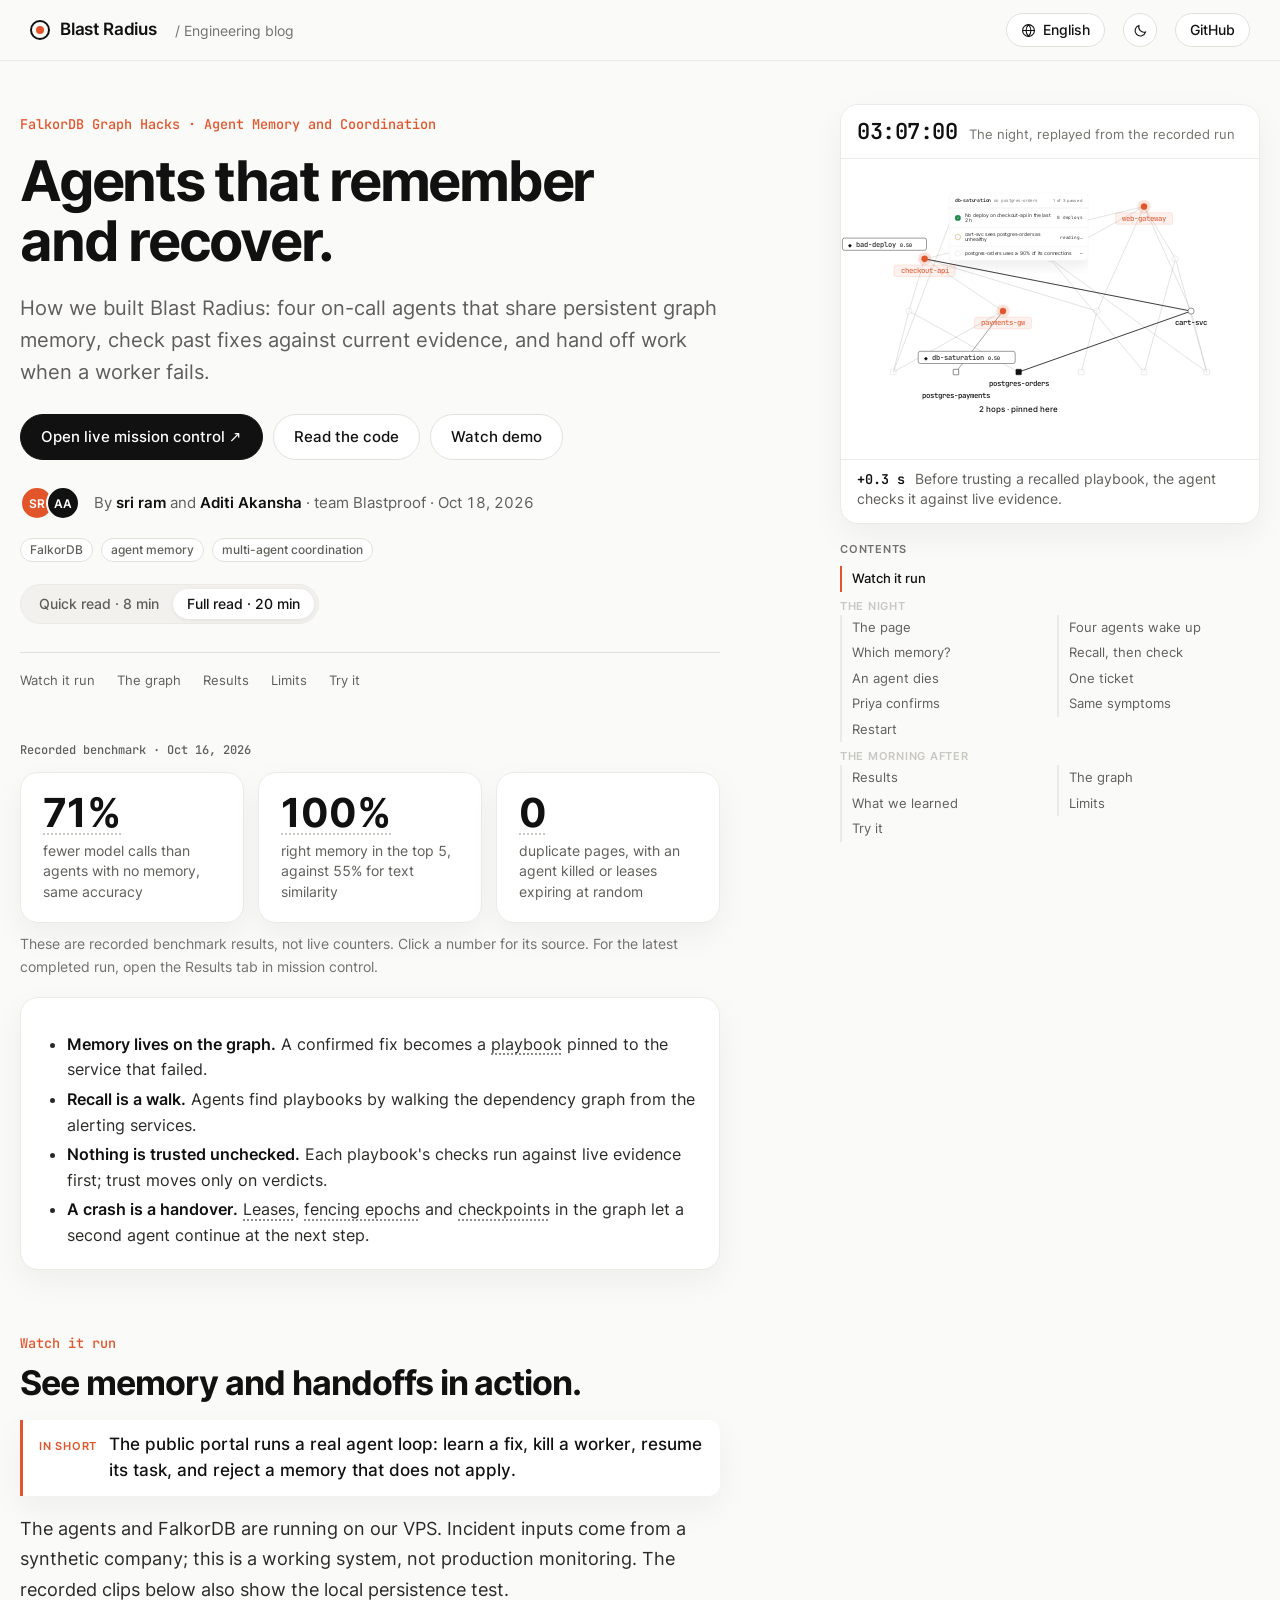
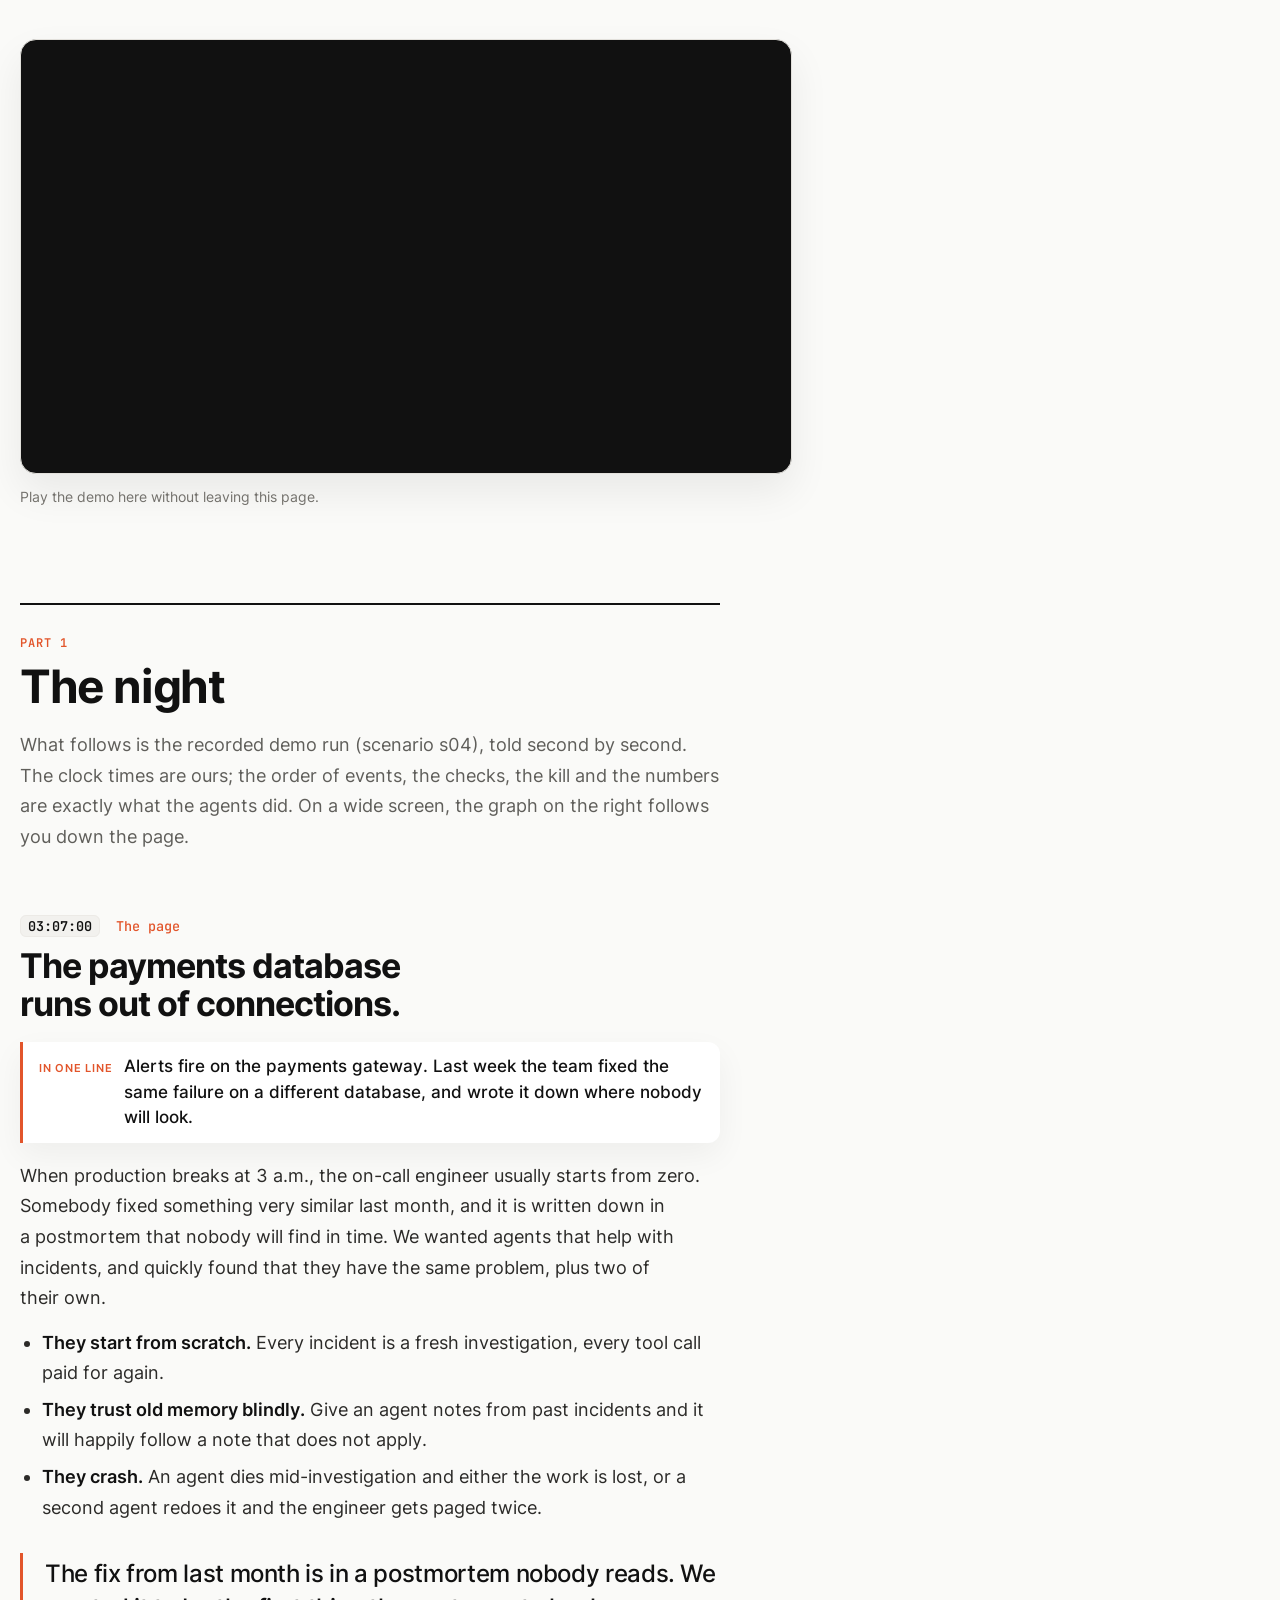
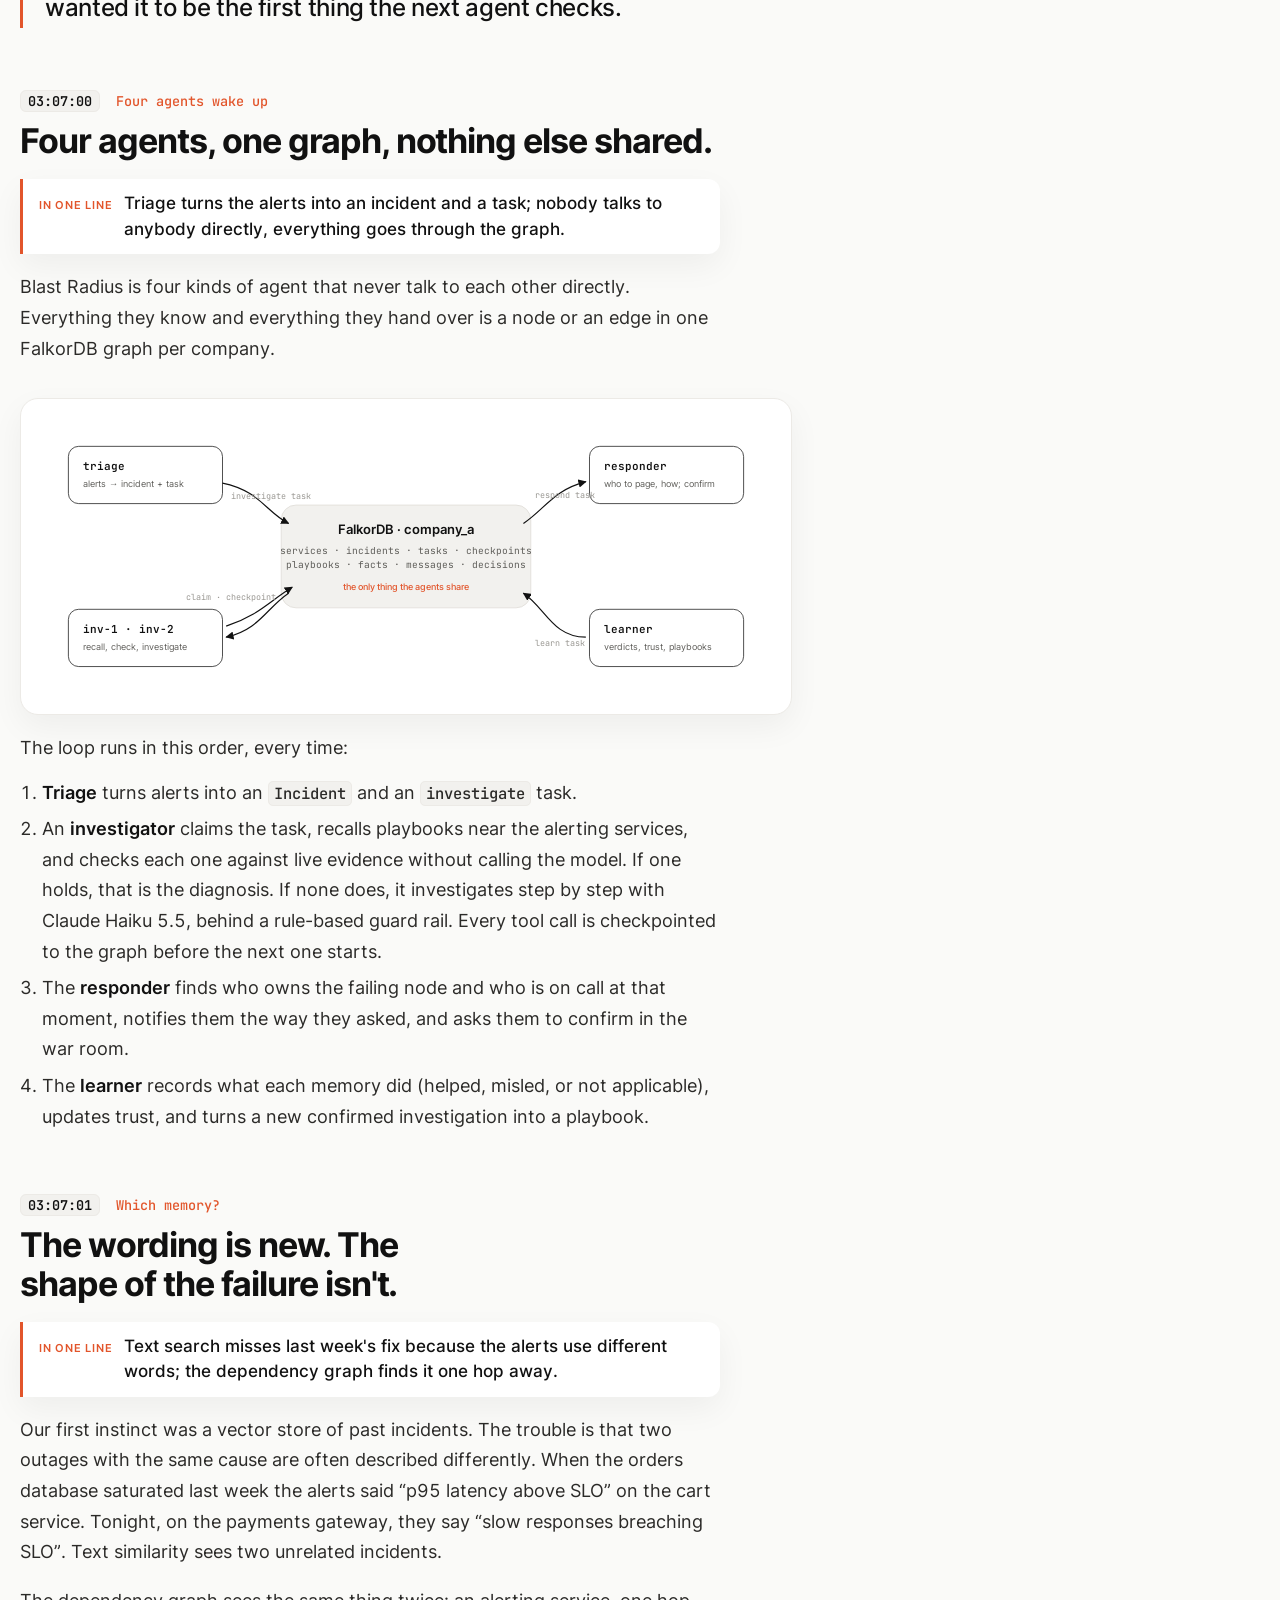
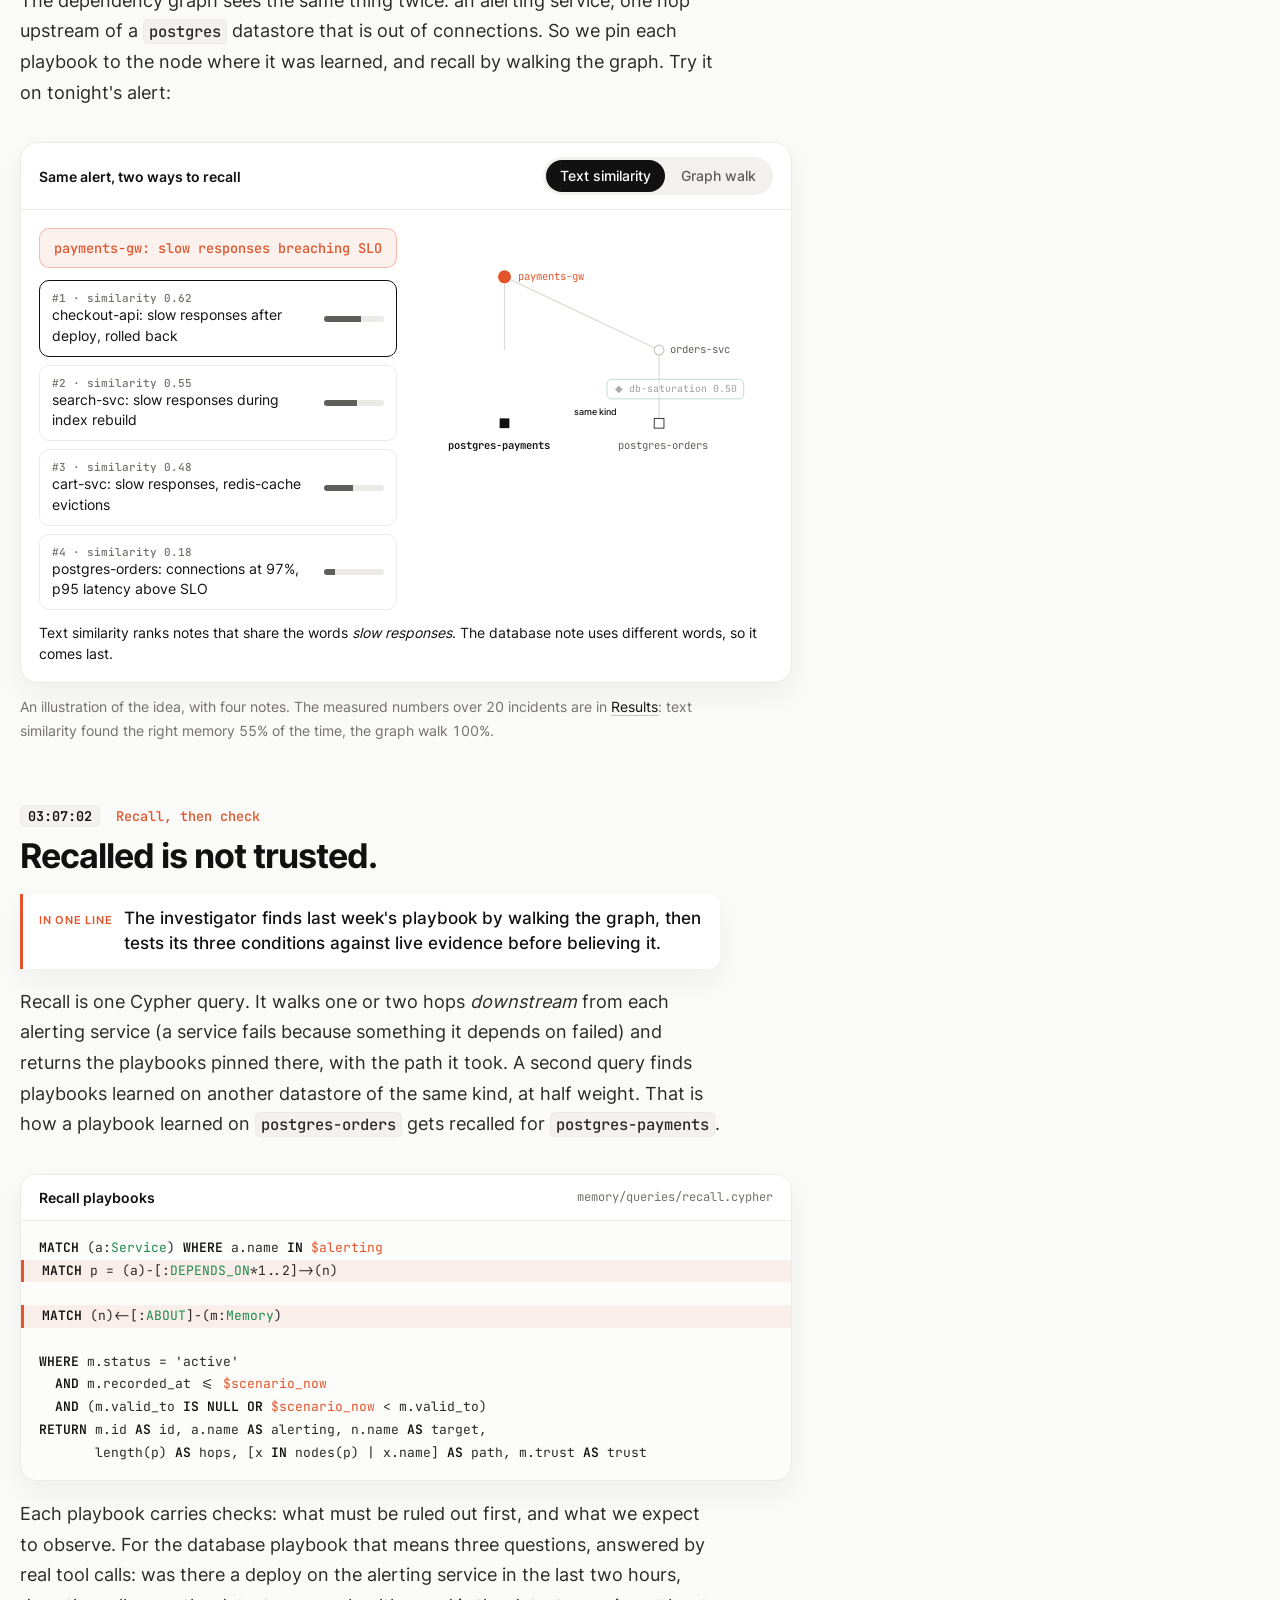
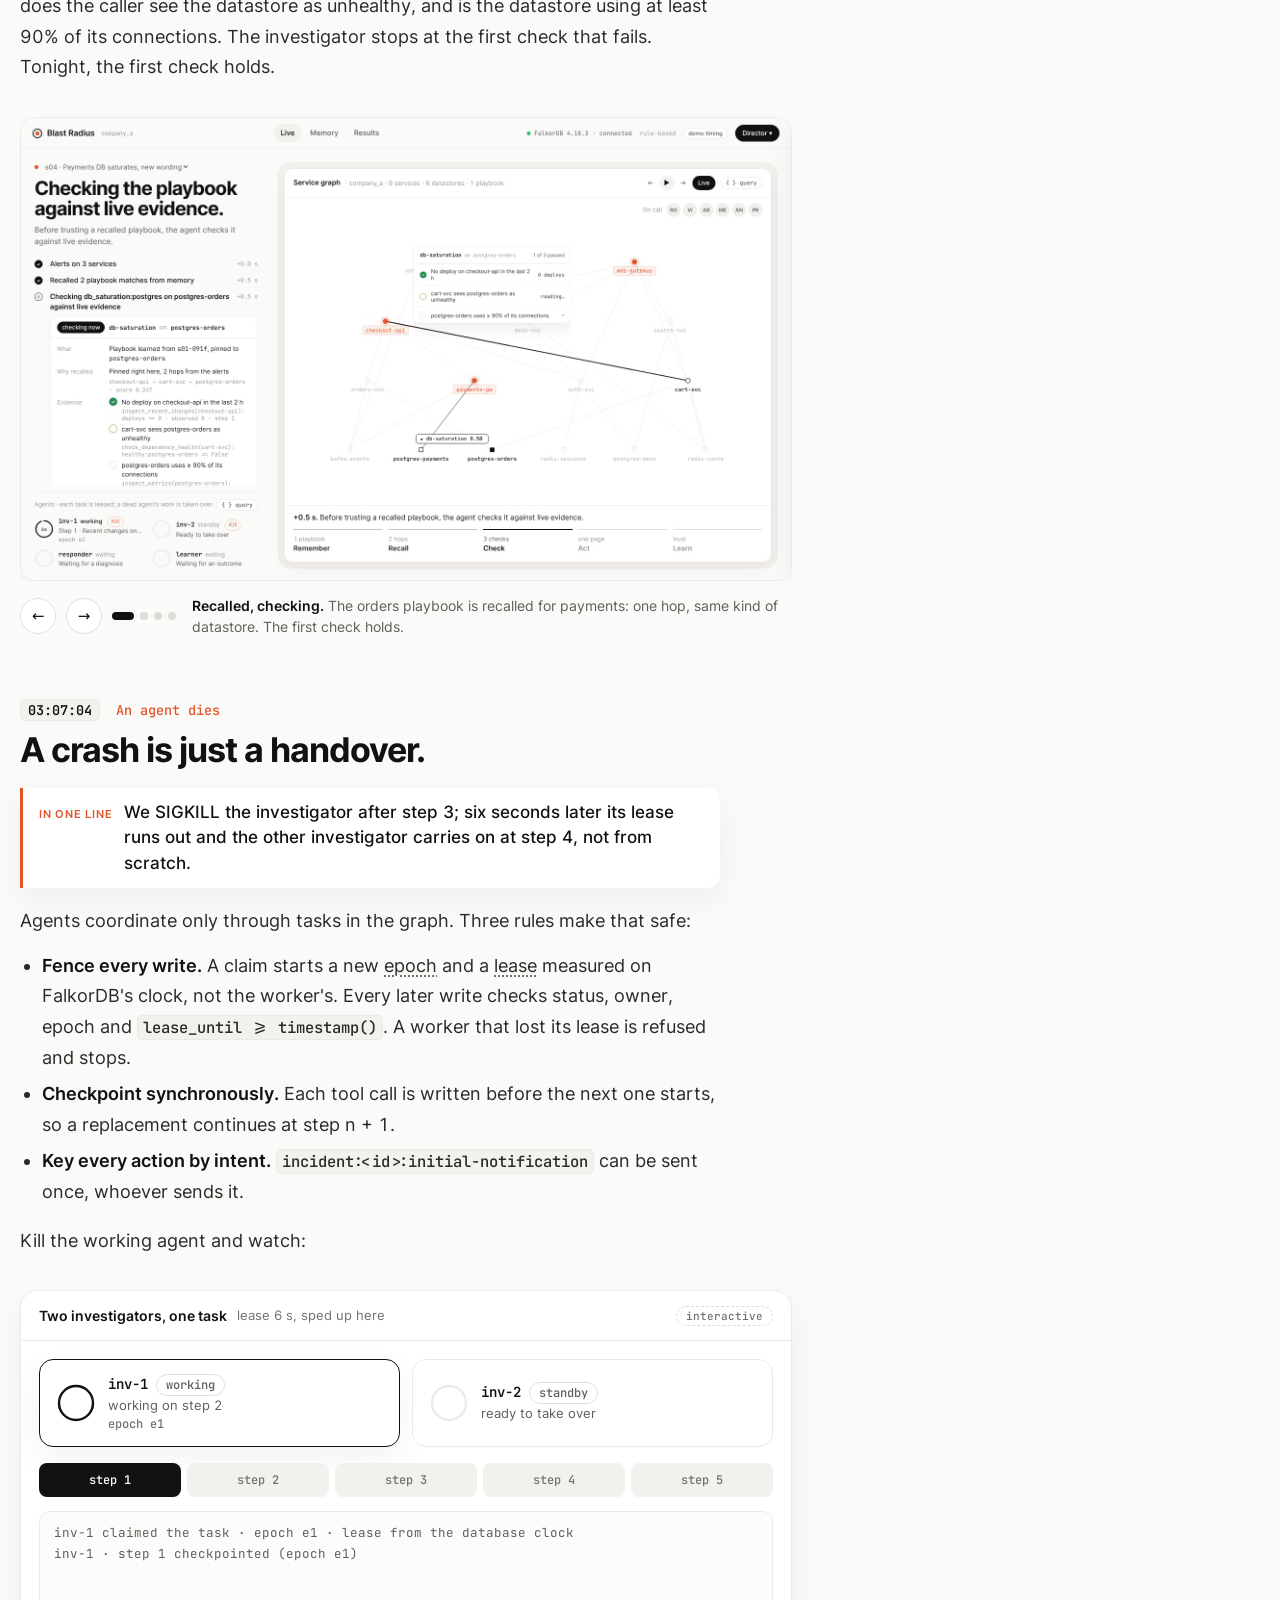
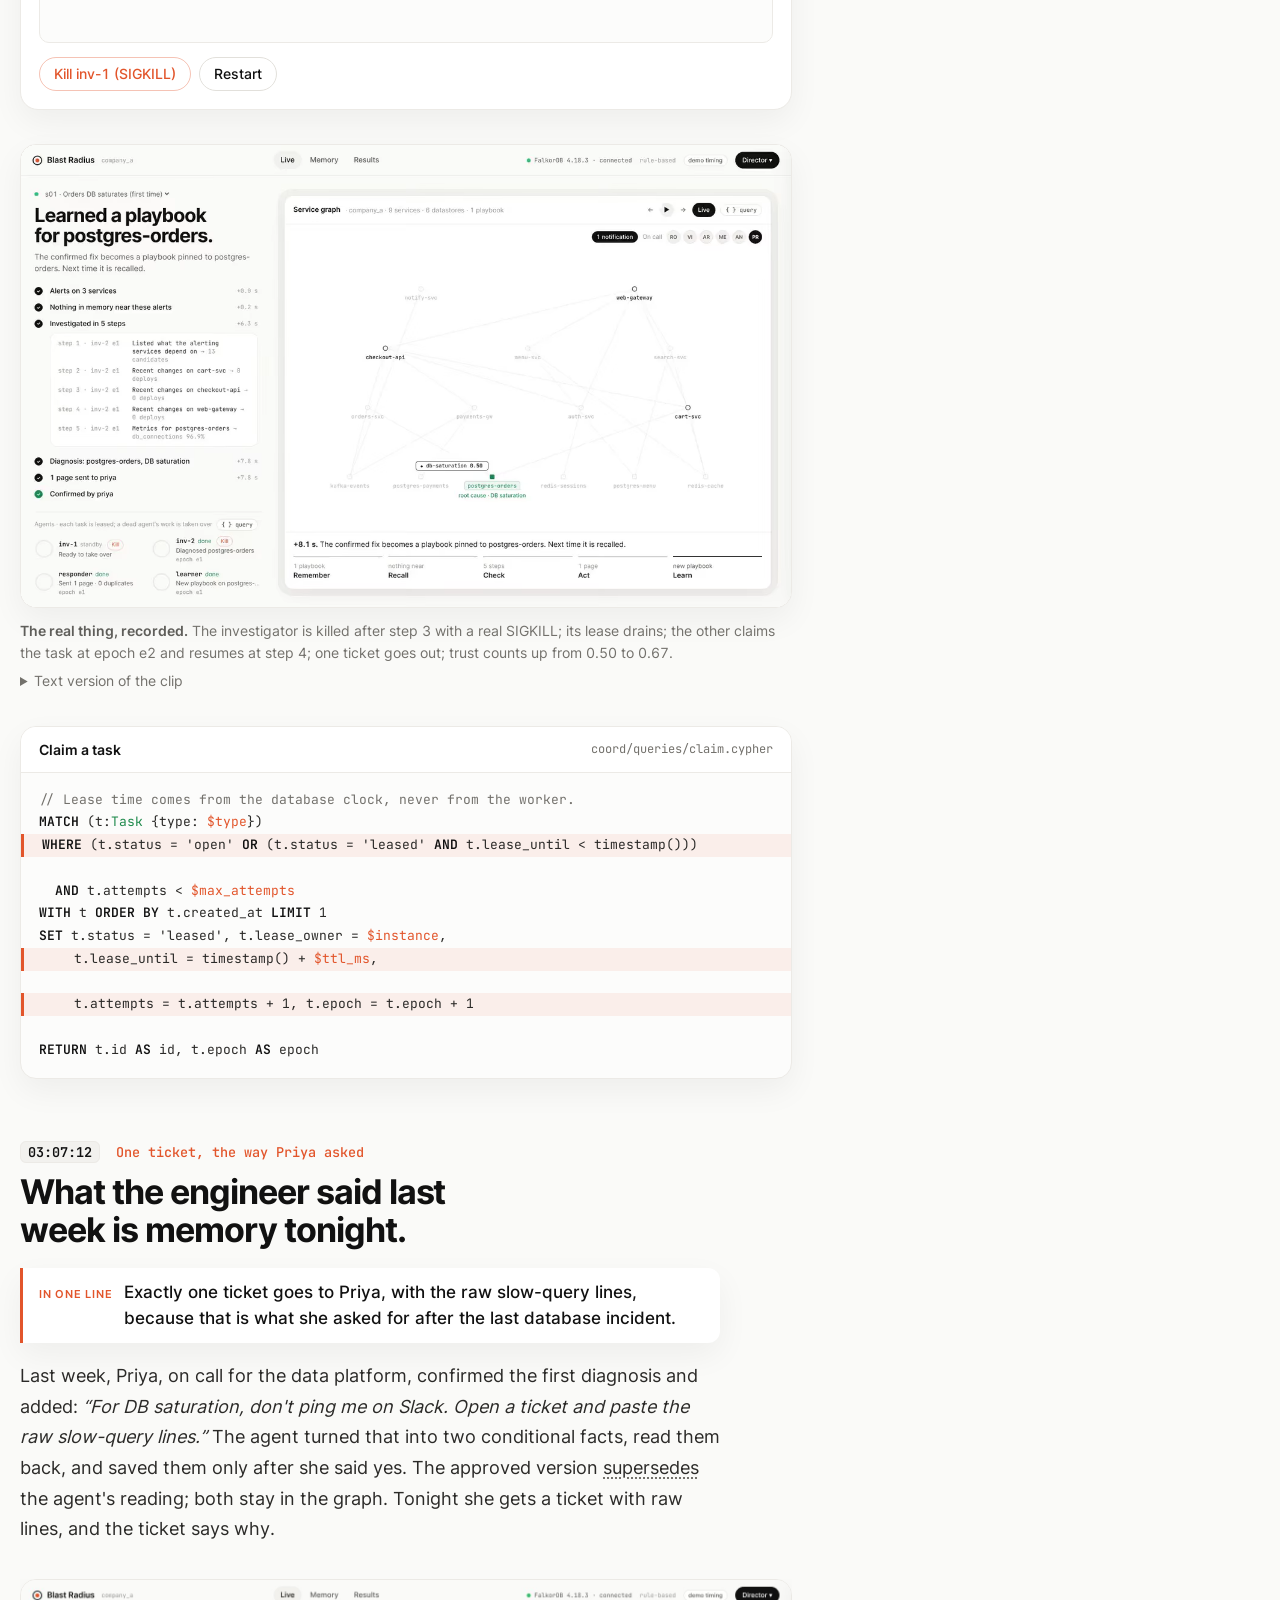
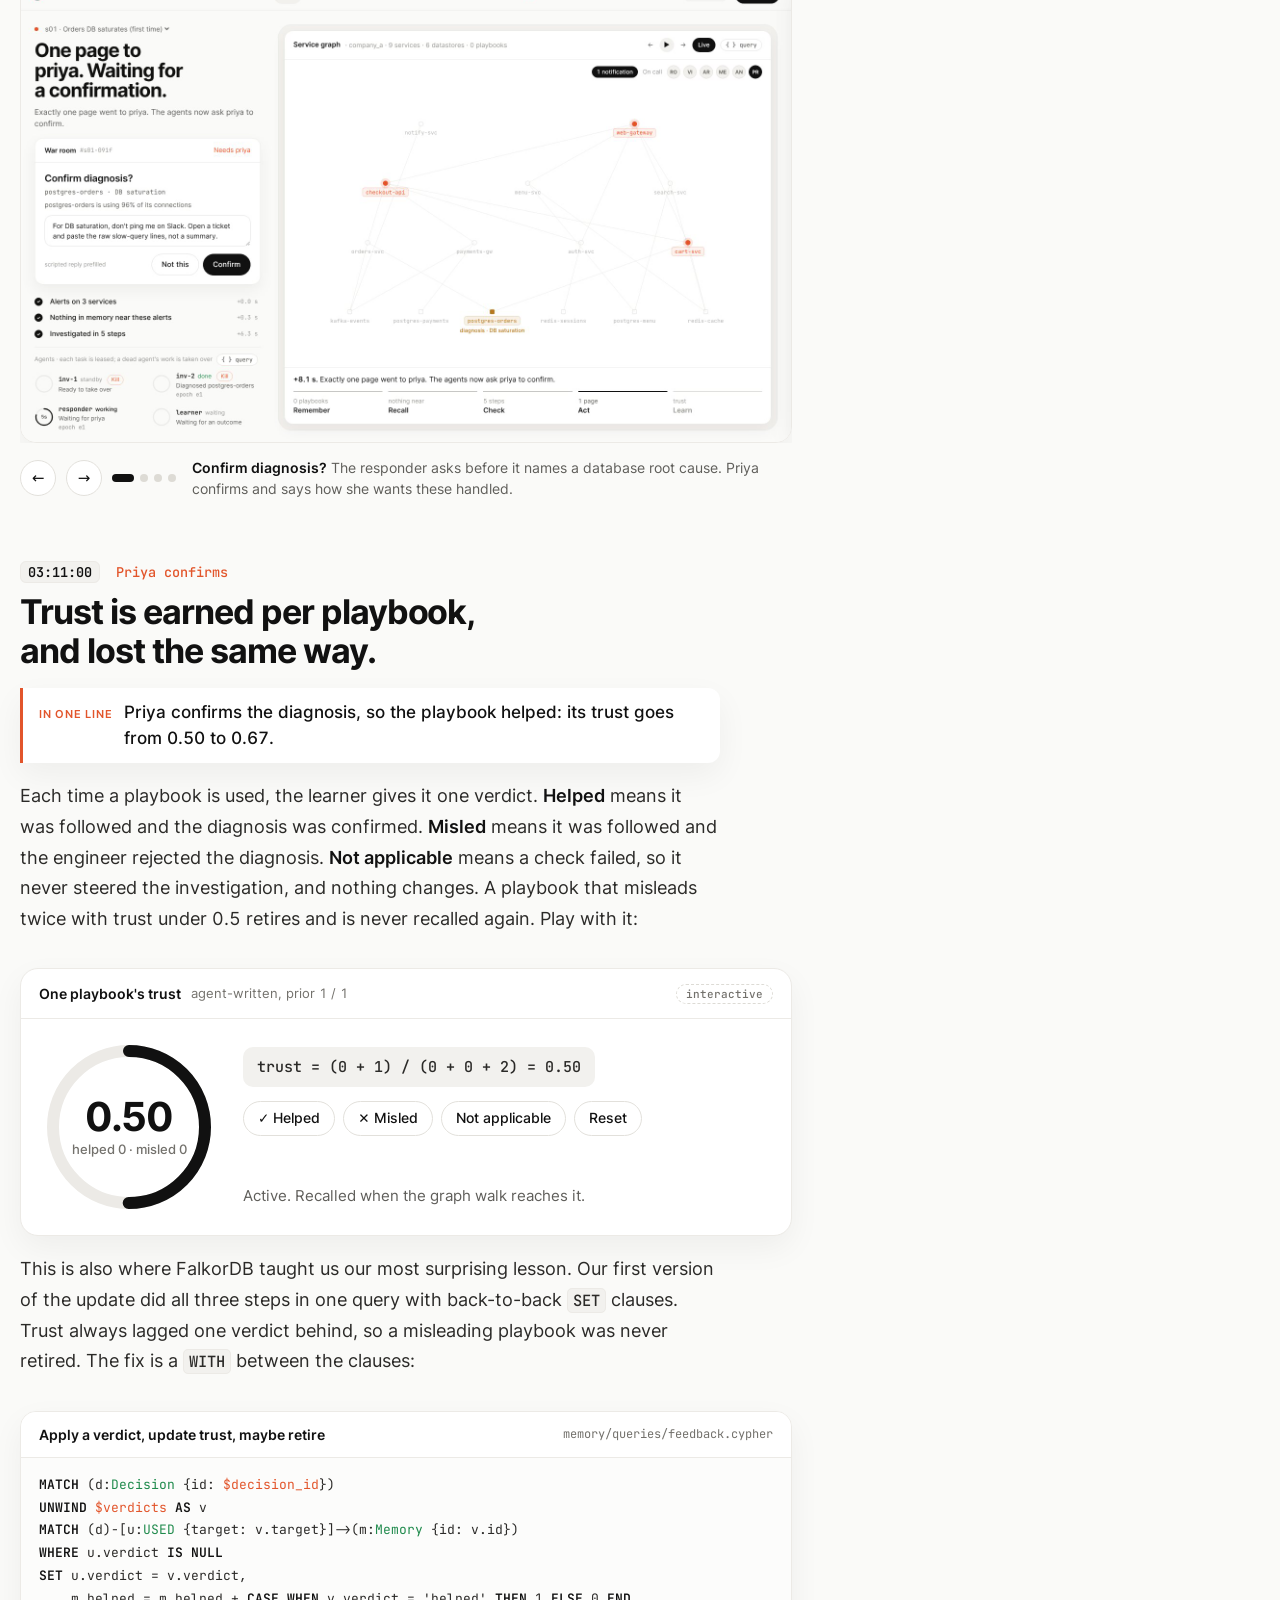
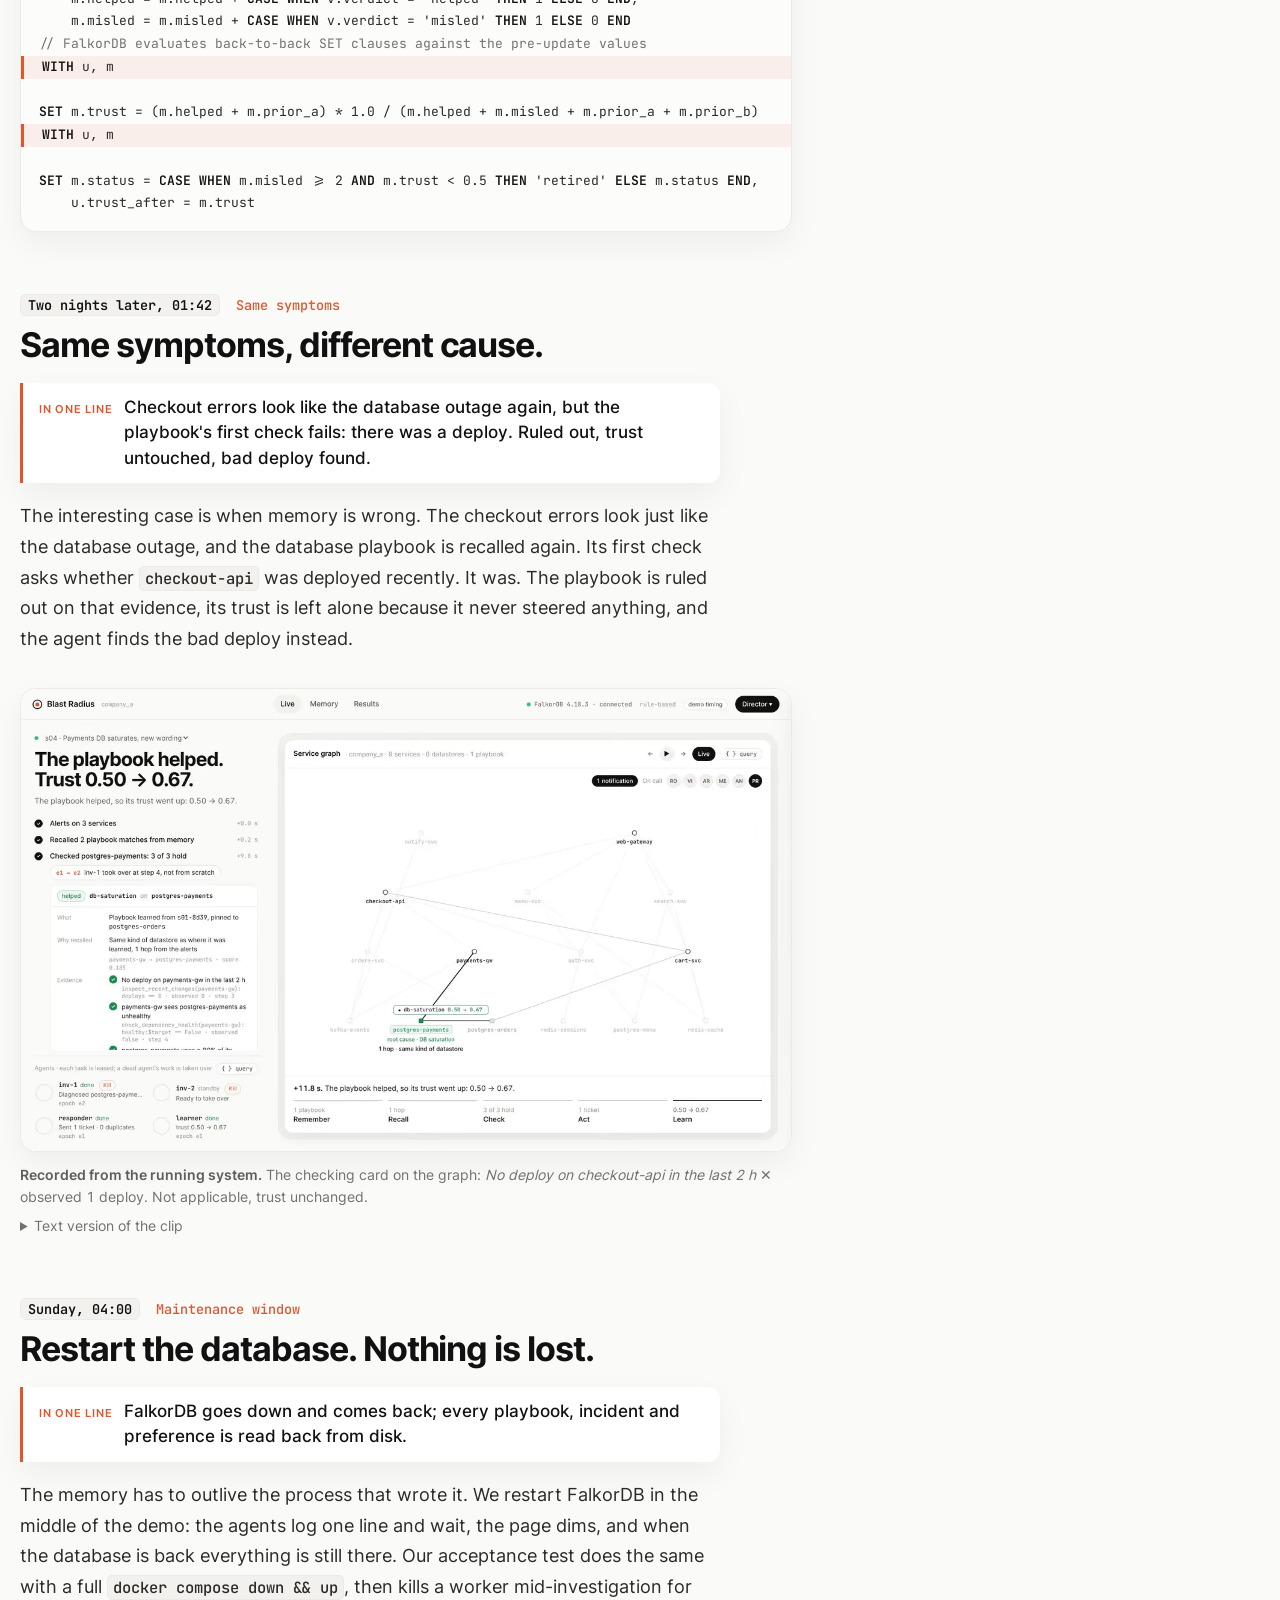
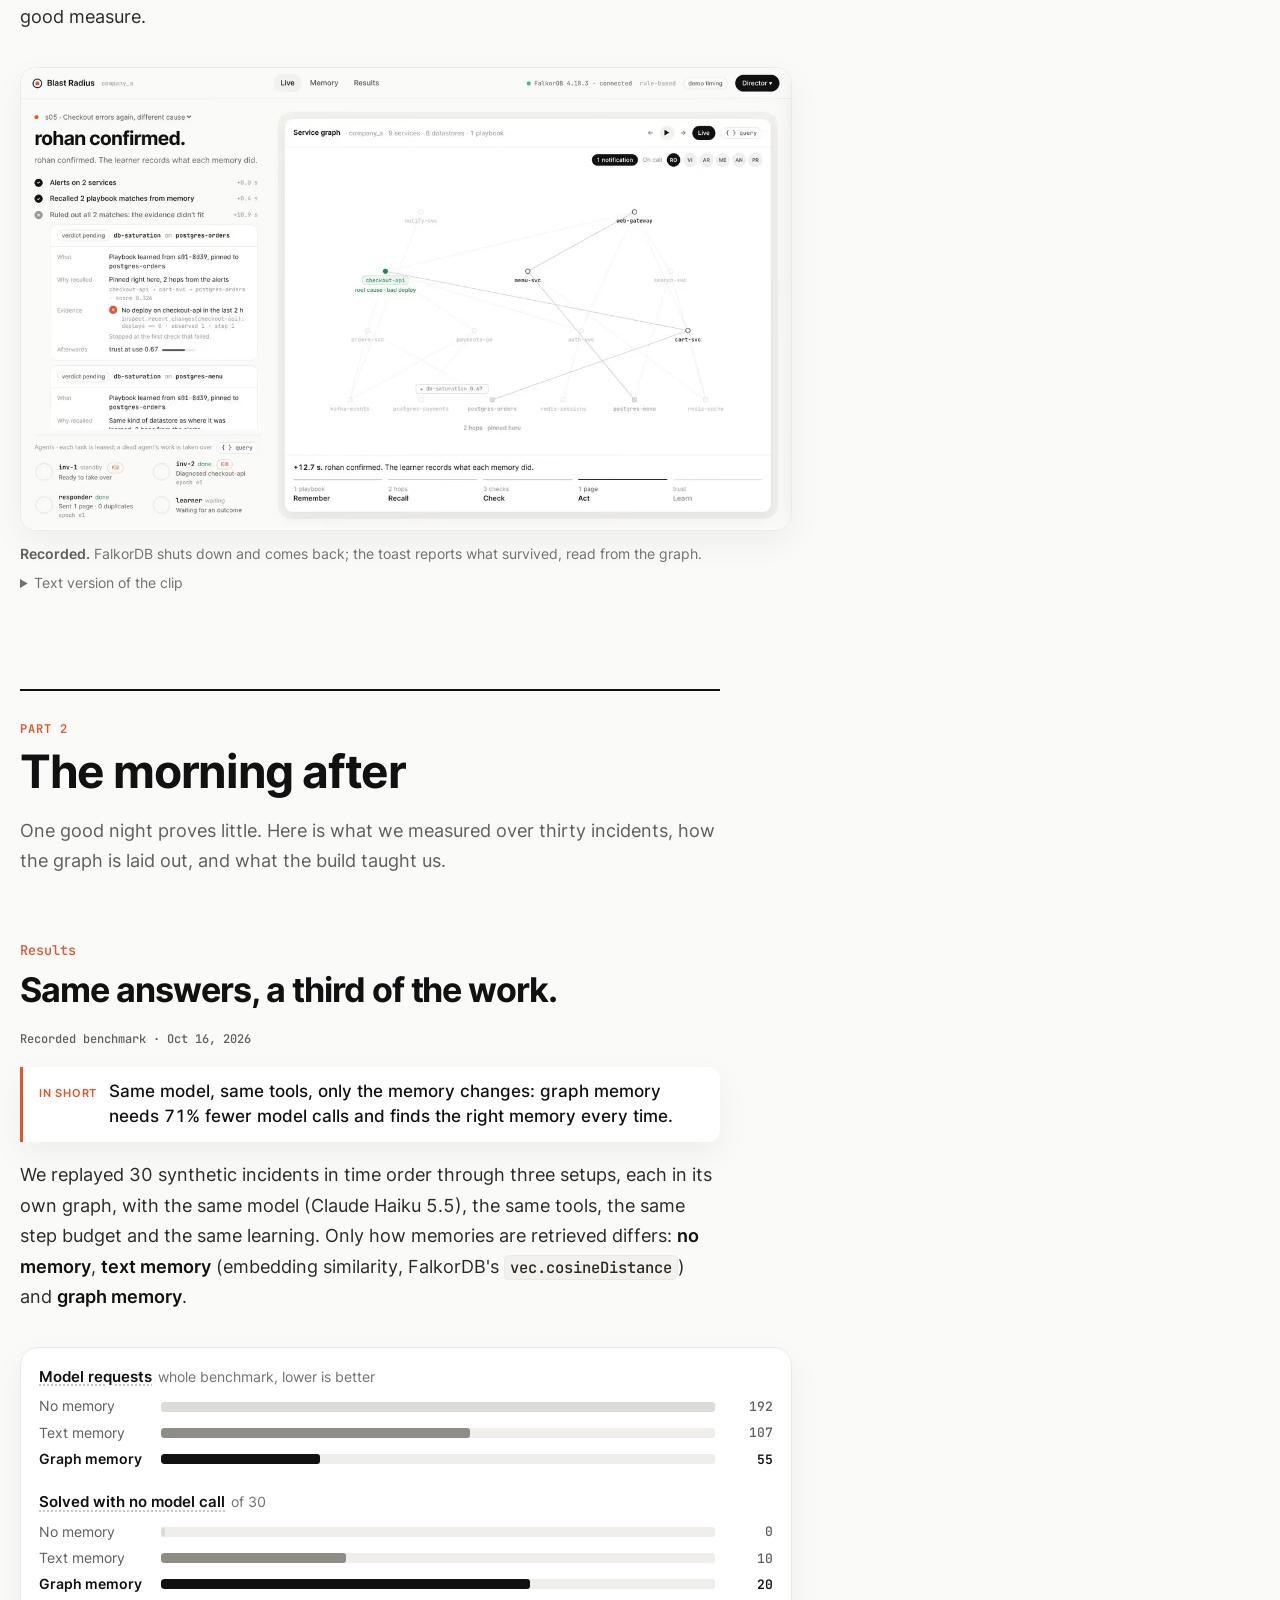
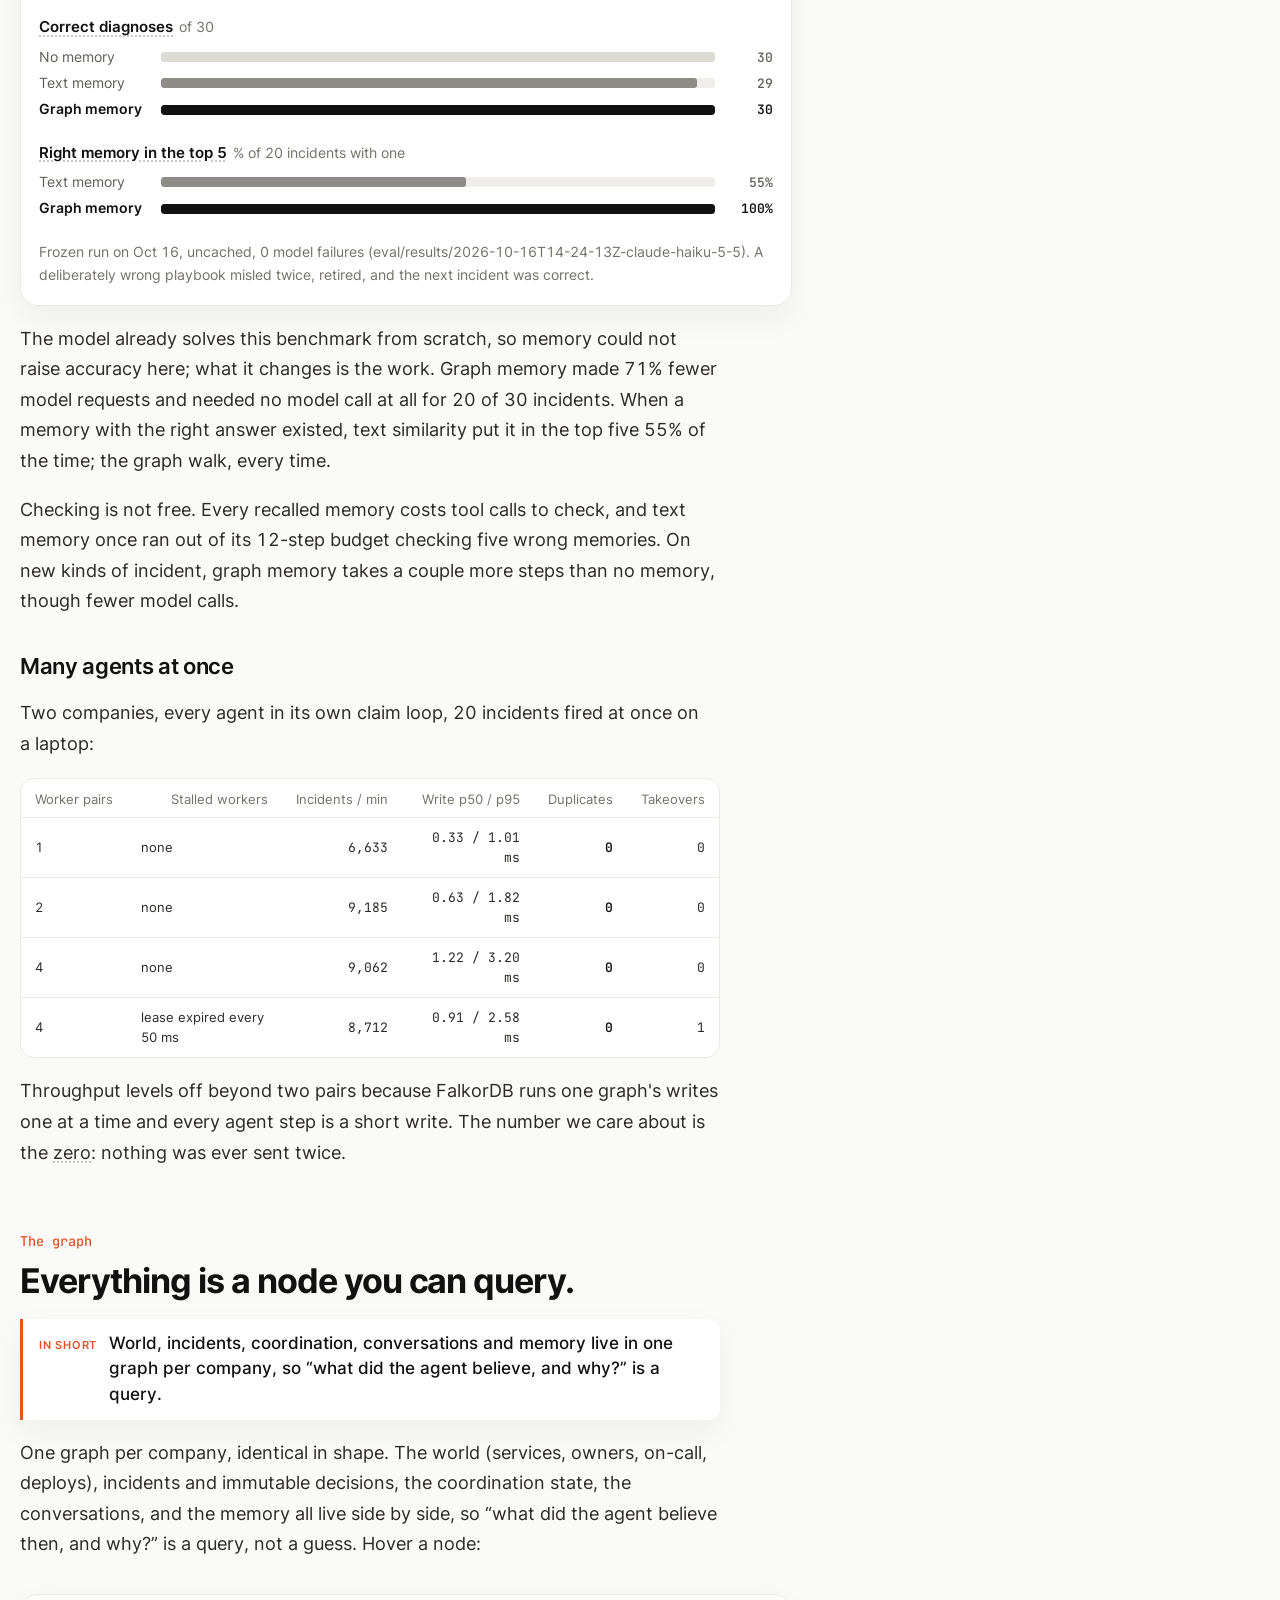
<file: docs/blog/index.html>
<!doctype html>
<html lang="en" data-theme="light">
<head>
<meta charset="utf-8">
<meta name="viewport" content="width=device-width, initial-scale=1, viewport-fit=cover">
<title>Blast Radius: Agents that remember and recover</title>
<meta name="description" content="How we built Blast Radius: four on-call agents that share persistent graph memory, verify past fixes, and hand off work when a worker fails.">
<meta property="og:title" content="Agents that remember and recover">
<meta property="og:description" content="Four on-call agents. Persistent graph memory. Verified fixes and resilient handoffs. Built with FalkorDB for Graph Hacks.">
<meta property="og:image" content="https://blast.genziitian.in/blog/media/og.png">
<meta property="og:image:width" content="1200"><meta property="og:image:height" content="630">
<meta property="og:type" content="article"><meta property="og:url" content="https://blast.genziitian.in/blog/">
<link rel="canonical" href="https://blast.genziitian.in/blog/">
<meta name="twitter:card" content="summary_large_image">
<meta name="twitter:title" content="Agents that remember and recover">
<meta name="twitter:image" content="https://blast.genziitian.in/blog/media/og.png">
<script>/* Light on first visit; preserve an explicit reader choice. */
try {
  document.documentElement.dataset.theme = localStorage.getItem("blog-theme") === "dark" ? "dark" : "light";
  if (localStorage.getItem("blog-depth") === "quick") document.documentElement.classList.add("quick");
} catch (e) { /* The HTML default remains light when storage is blocked. */ }
</script>
<link rel="icon" href="data:image/svg+xml,%3Csvg xmlns='http://www.w3.org/2000/svg' viewBox='0 0 32 32'%3E%3Ccircle cx='16' cy='16' r='13' fill='none' stroke='%23111' stroke-width='3'/%3E%3Ccircle cx='16' cy='16' r='6' fill='%23E2552B'/%3E%3C/svg%3E">
<link rel="stylesheet" href="assets/v2.css">
<style>
/* Blog layout: a reading column of ~68 characters, with figures that break out
   wider than the text, and a sticky contents rail on wide screens. */
:root { --col: 700px; --wide: 1260px; }
body { background: var(--bg); }
.progress { position: fixed; top: 0; left: 0; height: 3px; background: var(--sig); width: 0; z-index: 90; transition: width .1s linear; }
.top { position: sticky; top: env(safe-area-inset-top, 0px); z-index: 40; background: rgba(250, 250, 248, .9); backdrop-filter: blur(8px); border-bottom: 1px solid var(--line); }
.top .in { max-width: var(--wide); margin: 0 auto; height: 60px; display: flex; align-items: center; gap: 18px; padding-left: max(20px, env(safe-area-inset-left, 0px)); padding-right: max(20px, env(safe-area-inset-right, 0px)); }
.top .crumb { font-size: 14px; color: var(--t3); white-space: nowrap; overflow: hidden; text-overflow: ellipsis; }
.page { padding-left: max(20px, env(safe-area-inset-left, 0px)); padding-right: max(20px, env(safe-area-inset-right, 0px)); }
.layout { max-width: var(--wide); margin: 0 auto; display: grid; grid-template-columns: minmax(0, 1fr) 420px; gap: 48px; }
article { min-width: 0; }
.toc { font-size: 13px; margin-top: 18px; display: grid; grid-template-columns: 1fr 1fr; column-gap: 14px; }
.toc .tg { grid-column: 1 / -1; font: 600 10.5px var(--sans); text-transform: uppercase; letter-spacing: .07em; color: var(--t4); margin: 8px 0 2px; }
.toc b { grid-column: 1 / -1; display: block; font: 600 11px var(--sans); text-transform: uppercase; letter-spacing: .07em; color: var(--t3); margin-bottom: 10px; }
.toc a { display: block; color: var(--t2); padding: 3px 0 3px 10px; border-left: 2px solid var(--line); }
.toc a:hover { color: var(--ink); } .toc a.on { color: var(--ink); border-left-color: var(--sig); font-weight: 500; }
.col { max-width: var(--col); }
header.hero { padding-block: 54px 30px; }
.kicker { font: 500 13.5px var(--mono); color: var(--sig); }
h1 { font: 700 56px/1.08 var(--sans); letter-spacing: -.04em; margin: 18px 0 0; text-wrap: balance; }
.dek { font-size: 20px; line-height: 1.6; color: var(--t2); margin: 20px 0 0; text-wrap: pretty; }
.byline { display: flex; align-items: center; gap: 14px; margin-top: 26px; font-size: 14.5px; color: var(--t2); flex-wrap: wrap; }
.byline .avs { display: flex; } .byline .avs span { width: 34px; height: 34px; border-radius: 50%; display: grid; place-items: center; font: 600 12px var(--sans); color: #fff; background: var(--ink); border: 2px solid var(--bg); margin-left: -8px; }
.byline .avs span:first-child { margin-left: 0; background: var(--sig); }
.byline b { color: var(--ink); font-weight: 600; }
.tags { display: flex; gap: 8px; margin-top: 18px; flex-wrap: wrap; }
.btns { display: flex; gap: 10px; margin-top: 26px; flex-wrap: wrap; }
.btns .pill { padding: 11px 20px; }
h2 { font: 700 34px/1.14 var(--sans); letter-spacing: -.03em; margin: 0; text-wrap: balance; }
h3 { font: 600 22px/1.25 var(--sans); letter-spacing: -.015em; margin: 36px 0 0; }
section.s { padding-top: 64px; scroll-margin-top: 70px; }
.s .eyebrow { margin-bottom: 12px; display: block; }
p, li { font-size: 18px; line-height: 1.7; color: var(--ink2); }
article p { margin: 18px 0 0; text-wrap: pretty; }
article ul, article ol { margin: 14px 0 0; padding-left: 22px; } article li { margin-top: 6px; }
code { font: 500 .86em var(--mono); background: var(--sunk); border: 1px solid var(--line); border-radius: 5px; padding: 1px 5px; }
strong { font-weight: 600; color: var(--ink); }
a.ln { color: var(--ink); text-decoration: underline; text-decoration-color: var(--t4); text-underline-offset: 3px; } a.ln:hover { text-decoration-color: var(--sig); }
blockquote { margin: 30px 0 0; padding: 4px 0 4px 22px; border-left: 3px solid var(--sig); font: 500 24px/1.4 var(--sans); letter-spacing: -.015em; color: var(--ink); }
figure { margin: 34px 0 0; }
figure.wide { width: 100%; }
figcaption { font-size: 14px; color: var(--t3); margin-top: 12px; line-height: 1.55; }
figcaption b { color: var(--t2); font-weight: 600; }
.shot { border-radius: 16px; border: 1px solid var(--line); box-shadow: var(--shadow); overflow: hidden; background: var(--paper); }
.shot img, .shot video { display: block; width: 100%; height: auto; }
.tldr { margin-top: 12px; display: grid; grid-template-columns: repeat(3, minmax(0, 1fr)); gap: 14px; }
.tile { padding: 20px 22px; } .tile b { display: block; font: 700 40px/1 var(--sans); letter-spacing: -.035em; } .tile span { display: block; font-size: 14px; color: var(--t2); margin-top: 8px; line-height: 1.45; }
.summary { margin-top: 18px; padding: 20px 24px; } .summary li { font-size: 16px; line-height: 1.6; margin-top: 4px; }
/* demo figures */
.demo { padding: 0; overflow: hidden; }
.demo .dh { display: flex; align-items: center; gap: 10px; padding: 14px 18px; border-bottom: 1px solid var(--line); font-size: 14px; flex-wrap: wrap; }
.demo .dh b { font-weight: 600; } .demo .dh .m { color: var(--t3); font-size: 13px; }
.demo .db { padding: 18px; }
.tag-live { font: 500 11px var(--mono); color: var(--t3); border: 1px dashed var(--line3); border-radius: 999px; padding: 2px 9px; }
.heroviz .gbody { aspect-ratio: 1200 / 650; padding: 4px 8px 0; }
.heroviz .foot { border-top: 1px solid var(--line); padding: 14px 18px 16px; }
.heroviz .capt { font-size: 15px; min-height: 44px; } .heroviz .capt b { font-weight: 600; }
.heroviz .stages { margin-top: 12px; }
/* text vs graph */
.vs { display: grid; grid-template-columns: minmax(0, 1fr) minmax(0, 1fr); gap: 18px; }
.alertbox { font: 500 13.5px var(--mono); background: var(--sig-bg); color: var(--sig); border: 1px solid var(--sig-line); border-radius: 10px; padding: 10px 14px; }
.notes { display: grid; gap: 8px; margin-top: 12px; }
.note2 { border: 1px solid var(--line); border-radius: 10px; padding: 10px 12px; font-size: 13.5px; display: grid; grid-template-columns: 1fr 60px; gap: 10px; align-items: center; transition: all .4s var(--ease); background: var(--paper); }
.note2 .bar { height: 6px; border-radius: 3px; background: var(--line); overflow: hidden; } .note2 .bar i { display: block; height: 100%; background: var(--t2); width: 0; transition: width .6s var(--ease); }
.note2.top { border-color: var(--ink); } .note2.right { border-color: var(--ok); background: var(--ok-bg); } .note2.right .bar i { background: var(--ok); }
.note2 .rk { font: 500 11px var(--mono); color: var(--t3); }
.seg2 { display: inline-flex; gap: 2px; background: var(--sunk); border-radius: 999px; padding: 3px; }
.seg2 button { border: 0; background: transparent; border-radius: 999px; padding: 6px 14px; font-size: 13.5px; font-weight: 500; color: var(--t2); }
.seg2 button.on { background: var(--ink); color: #fff; }
.verdict { margin-top: 12px; font-size: 14px; min-height: 42px; }
.mini svg { width: 100%; height: auto; display: block; }
.mini .e { stroke: var(--line3); stroke-width: 1.5; } .mini .e.walk { stroke: var(--ink); stroke-width: 2.5; stroke-dasharray: 200; stroke-dashoffset: 200; transition: stroke-dashoffset .8s var(--ease); }
.mini .e.kind { stroke: var(--ink); stroke-dasharray: 5 5; opacity: 0; transition: opacity .4s .8s; }
.mini.go .e.walk { stroke-dashoffset: 0; } .mini.go .e.kind { opacity: 1; }
.mini text { font: 400 13px var(--mono); fill: var(--t2); } .mini .al { fill: var(--sig); } .mini .tg { fill: var(--ink); font-weight: 600; }
.mini .pin rect { fill: var(--paper); stroke: var(--ink); } .mini .pin text { font: 500 12px var(--mono); fill: var(--ink); } .mini .pin { opacity: .35; transition: opacity .4s 1.1s; } .mini.go .pin { opacity: 1; }
.mini .pin.ok rect { stroke: var(--ok); }
/* carousel */
.car { position: relative; }
.car .track { display: flex; overflow-x: auto; scroll-snap-type: x mandatory; scroll-behavior: smooth; gap: 16px; scrollbar-width: none; }
.car .track::-webkit-scrollbar { display: none; }
.car .slide { flex: 0 0 100%; scroll-snap-align: start; }
.car .ctl { display: flex; align-items: center; gap: 10px; margin-top: 14px; }
.car .ctl button.arrow { width: 36px; height: 36px; border-radius: 50%; border: 1px solid var(--line2); background: var(--paper); font-size: 15px; }
.car .dots { display: flex; gap: 6px; } .car .dots button { width: 8px; height: 8px; border-radius: 50%; border: 0; background: var(--line3); padding: 0; }
.car .dots button.on { background: var(--ink); width: 22px; border-radius: 4px; }
.car .cap { font-size: 14px; color: var(--t2); margin-left: 6px; flex: 1; min-width: 0; }
.car .cap b { color: var(--ink); font-weight: 600; }
/* code */
.codecard { border-radius: 16px; border: 1px solid var(--line); background: #FCFCFB; overflow: hidden; box-shadow: var(--shadow); }
.codecard .ch2 { display: flex; align-items: center; gap: 10px; padding: 12px 18px; border-bottom: 1px solid var(--line); background: var(--paper); font-size: 14px; }
.codecard .ch2 b { font-weight: 600; } .codecard .ch2 span { margin-left: auto; font: 400 12px var(--mono); color: var(--t3); }
.codecard pre { margin: 0; padding: 16px 18px; overflow-x: auto; font: 400 13px/1.75 var(--mono); color: var(--ink2); }
.codecard .hl { background: rgba(226, 85, 43, .08); display: block; margin: 0 -18px; padding: 0 18px; border-left: 3px solid var(--sig); }
.codecard .c { color: var(--t3); } .codecard .k { color: var(--ink); font-weight: 600; } .codecard .p { color: var(--sig); } .codecard .l { color: var(--ok); }
.notes2 { margin-top: 12px; font-size: 14.5px; color: var(--t2); display: grid; gap: 6px; } .notes2 li { font-size: 15px; line-height: 1.55; }
/* trust meter */
.meter { display: grid; grid-template-columns: 180px minmax(0, 1fr); gap: 24px; align-items: center; }
.dial { position: relative; width: 180px; height: 180px; }
.dial svg { transform: rotate(-90deg); } .dial circle { fill: none; stroke-width: 12; } .dial .tr { stroke: var(--line); } .dial .fg { stroke: var(--ink); stroke-linecap: round; transition: stroke-dashoffset .6s var(--ease), stroke .3s; }
.dial .v { position: absolute; inset: 0; display: grid; place-items: center; text-align: center; }
.dial .v > div { max-width: 124px; } .dial .v b { font: 700 40px var(--sans); letter-spacing: -.03em; display: block; line-height: 1.05; }
.dial .v span { display: block; margin-top: 4px; font: 500 12.5px/1.35 var(--sans); color: var(--t3); overflow-wrap: anywhere; }
.meter > div { min-width: 0; } .formula { max-width: 100%; white-space: normal; } .formula span { white-space: nowrap; }
.formula { font: 500 15px var(--mono); color: var(--ink2); background: var(--sunk); border-radius: 10px; padding: 10px 14px; display: inline-block; }
.hist { display: flex; gap: 6px; flex-wrap: wrap; margin-top: 12px; min-height: 26px; }
.hist span { font: 500 11.5px var(--mono); border-radius: 999px; padding: 3px 9px; border: 1px solid var(--line2); background: var(--paper); animation: brFade .3s both; }
.hist .h { color: var(--ok); border-color: rgba(31,138,76,.35); } .hist .m { color: var(--sig); border-color: var(--sig-line); }
.mbtns { display: flex; gap: 8px; flex-wrap: wrap; margin-top: 14px; }
.retired { margin-top: 12px; font-size: 14.5px; min-height: 22px; color: var(--t2); } .retired strong { color: var(--sig); }
/* lease */
.lease .workers { display: grid; grid-template-columns: 1fr 1fr; gap: 12px; }
.wk { border: 1px solid var(--line); border-radius: 14px; padding: 14px 16px; display: flex; gap: 12px; align-items: center; transition: all .4s var(--ease); background: var(--paper); }
.wk.on { border-color: var(--ink); box-shadow: var(--shadow); } .wk.dead { background: var(--sunk); }
.wk .nm { font: 600 14px var(--mono); } .wk .st { font-size: 13px; color: var(--t2); } .wk .ep { font: 500 12px var(--mono); color: var(--t3); } .wk .ep.hot { color: var(--sig); }
.steps5 { display: grid; grid-template-columns: repeat(5, 1fr); gap: 6px; margin-top: 16px; }
.steps5 div { height: 34px; border-radius: 8px; background: var(--sunk); display: grid; place-items: center; font: 500 12px var(--mono); color: var(--t3); transition: all .3s; }
.steps5 div.d1 { background: var(--ink); color: #fff; } .steps5 div.d2 { background: var(--ok); color: #fff; }
.log { margin-top: 14px; font: 400 12.5px/1.7 var(--mono); color: var(--t2); background: #FCFCFB; border: 1px solid var(--line); border-radius: 10px; padding: 10px 14px; height: 132px; overflow: auto; }
.log .bad { color: var(--sig); } .log .ok { color: var(--ok); }
/* charts */
.bars3 { display: grid; gap: 22px; }
.bars3 h5 { margin: 0 0 8px; font-size: 15px; font-weight: 600; } .bars3 h5 span { font-weight: 400; color: var(--t3); font-size: 13.5px; margin-left: 6px; }
.brow { display: grid; grid-template-columns: 110px 1fr 46px; gap: 12px; align-items: center; margin-top: 6px; font-size: 13.5px; color: var(--t2); }
.brow .tr { height: 10px; border-radius: 3px; background: var(--sunk2); overflow: hidden; } .brow .tr i { display: block; height: 100%; border-radius: 3px; }
.brow b { font: 500 13px var(--mono); text-align: right; } .brow.me b, .brow.me span { color: var(--ink); font-weight: 600; }
.tbl { overflow-x: auto; margin-top: 18px; border: 1px solid var(--line); border-radius: 14px; background: var(--paper); }
.tbl table { width: 100%; border-collapse: collapse; font-size: 14px; min-width: 560px; }
.tbl th { text-align: right; font-weight: 400; color: var(--t3); font-size: 12.5px; padding: 12px 14px 8px; border-bottom: 1px solid var(--line); white-space: nowrap; }
.tbl td { text-align: right; padding: 10px 14px; border-bottom: 1px solid var(--line); font-family: var(--mono); font-size: 13px; color: var(--ink2); }
.tbl tr:last-child td { border-bottom: 0; } .tbl th:first-child, .tbl td:first-child { text-align: left; font-family: var(--sans); }
.tbl .win { color: var(--ink); font-weight: 600; }
/* data model */
.dm svg { width: 100%; height: auto; display: block; }
.dm .n rect { fill: var(--paper); stroke: var(--line3); stroke-width: 1.2; transition: all .25s; } .dm .n text { font: 500 13px var(--mono); fill: var(--ink2); pointer-events: none; }
.dm .n { cursor: pointer; } .dm .n.mem rect { stroke: var(--ink); } .dm .n.on rect { fill: var(--ink); stroke: var(--ink); } .dm .n.on text { fill: #fff; }
.dm .n.nb rect { stroke: var(--sig); stroke-width: 2; }
.dm .ed { stroke: var(--line3); stroke-width: 1.2; fill: none; transition: all .25s; } .dm .ed.on { stroke: var(--sig); stroke-width: 2; }
.dm .el { font: 400 11px var(--mono); fill: var(--t3); opacity: 0; transition: opacity .25s; pointer-events: none; } .dm .el.on { opacity: 1; fill: var(--sig); }
.dm .layer { font: 600 11px var(--sans); fill: var(--t3); letter-spacing: .07em; text-transform: uppercase; }
.dminfo { margin-top: 10px; font-size: 14.5px; color: var(--t2); min-height: 44px; }
/* Responsive inline video: playback stays on the article. */
.video-player { aspect-ratio: 16 / 9; width: 100%; overflow: hidden; border: 1px solid var(--line2); border-radius: 16px; background: #111; box-shadow: var(--shadow2); }
.video-player iframe { display: block; width: 100%; height: 100%; border: 0; }

/* lessons */
.lessons { display: grid; grid-template-columns: minmax(0, 1fr); gap: 14px; margin-top: 26px; }
.lesson { padding: 20px 24px; min-width: 0; } .lesson .n { font: 500 12.5px var(--mono); color: var(--sig); } .lesson h4 { margin: 6px 0 0; font-size: 19px; font-weight: 600; letter-spacing: -.01em; }
.lesson p { font-size: 16px; margin-top: 8px; line-height: 1.6; }
.term { margin-top: 12px; border-radius: 12px; background: #161615; color: #e7e6e2; font: 400 12.5px/1.7 var(--mono); padding: 12px 16px; overflow-x: auto; white-space: pre; }
.term .g { color: #8f8d87; } .term .r { color: #ff8a65; } .term .ok { color: #7ee2a8; }
.copy { position: relative; } .copy button { position: absolute; top: 10px; right: 10px; border: 1px solid #3a3936; background: #222120; color: #e7e6e2; border-radius: 8px; font-size: 12px; padding: 4px 10px; }
footer.end { max-width: var(--wide); margin: 100px auto 0; border-top: 1px solid var(--line); padding-block: 28px 60px; display: flex; gap: 16px; justify-content: space-between; color: var(--t3); font-size: 14px; flex-wrap: wrap; }
@media (max-width: 1100px) { .layout { grid-template-columns: minmax(0, 1fr); max-width: 860px; } .rail { display: none; } }
@media (min-width: 1101px) { .heroviz { display: none; } }
@media (max-width: 600px) {
  .demo .dh { flex-wrap: nowrap; padding: 12px 14px; } .demo .dh .tag-live { display: none; } .demo .dh b { white-space: nowrap; }
  .demo .dh .m { white-space: nowrap; overflow: hidden; text-overflow: ellipsis; min-width: 0; }
  .heroviz .foot { padding: 12px 14px 14px; } .heroviz .capt { font-size: 14.5px; }
  .codecard .ch2 { flex-wrap: wrap; row-gap: 2px; padding: 12px 14px; } .codecard .ch2 b { flex: 1 1 100%; } .codecard .ch2 span { margin-left: 0; }
  .codecard pre { font-size: 12px; padding: 14px; }
  .demo .db { padding: 14px; }
}
@media (max-width: 700px) {
  h1 { font-size: 40px; } h2 { font-size: 30px; } .dek { font-size: 18px; } p, li { font-size: 17px; }
  .tldr, .vs, .lease .workers { grid-template-columns: minmax(0, 1fr); } .meter { grid-template-columns: minmax(0, 1fr); justify-items: start; }
  blockquote { font-size: 20px; }
}
/* the rail: the recorded night, following the reader */
.rail { position: sticky; top: 76px; align-self: start; padding-top: 28px; max-height: calc(100vh - 80px); }
.railcard { overflow: hidden; }
.railcard .rh { display: flex; align-items: baseline; gap: 12px; padding: 12px 16px; border-bottom: 1px solid var(--line); }
.railcard .clock { font: 600 22px var(--mono); letter-spacing: -.02em; color: var(--ink); min-width: 6.2ch; transition: color .3s; }
.railcard .clock.tick { color: var(--sig); }
.railcard .rt { font-size: 12.5px; color: var(--t3); line-height: 1.35; }
.railcard .gbody { height: 300px; }
.railcard .rcap { padding: 10px 16px 14px; font-size: 13.5px; line-height: 1.45; color: var(--t2); min-height: 52px; border-top: 1px solid var(--line); }
.railcard .rcap b { color: var(--ink); font-family: var(--mono); font-weight: 600; margin-right: 6px; }
/* the story */
.part { margin-top: 96px; padding: 26px 0 0; border-top: 2px solid var(--ink); }
.part > span { font: 600 12px var(--mono); color: var(--sig); text-transform: uppercase; letter-spacing: .08em; }
.part h2 { font-size: 46px; margin-top: 6px; } .part p { color: var(--t2); }
.s .eyebrow time { font: 600 1em var(--mono); color: var(--ink); background: var(--sunk); border: 1px solid var(--line); border-radius: 6px; padding: 1px 7px; margin-right: 8px; letter-spacing: 0; }
.beat { display: flex; gap: 12px; align-items: baseline; margin-top: 18px; padding: 12px 16px; border-left: 3px solid var(--sig); background: var(--paper); border-radius: 0 12px 12px 0; box-shadow: var(--shadow); }
.beat .tl { flex: none; font: 600 11px var(--sans); text-transform: uppercase; letter-spacing: .07em; color: var(--sig); }
.beat > span:last-child { font-size: 16.5px; line-height: 1.55; color: var(--ink); font-weight: 500; }
.note { font-size: 14px !important; color: var(--t3) !important; margin-top: 12px !important; }
/* reading depth */
.depth { display: inline-flex; margin-top: 22px; padding: 4px; border-radius: 999px; background: var(--sunk); border: 1px solid var(--line); }
.depth button { border: 0; background: none; padding: 7px 14px; border-radius: 999px; font: 500 13.5px var(--sans); color: var(--t2); }
.depth button.on { background: var(--paper); color: var(--ink); box-shadow: 0 1px 4px rgba(0,0,0,.08); }
html.quick article .s > p:not(.benchmark-label):not(.demo-context), html.quick article .s > ul, html.quick article .s > ol, html.quick article .col > p:not(.rchint):not(.benchmark-label):not(.dek):not(.demo-context), html.quick article .col > ol,
html.quick article blockquote, html.quick .deep, html.quick .lesson p, html.quick .lesson .term { display: none; }
html.quick .lessons { gap: 8px; } html.quick .lesson { padding: 14px 20px; }
/* receipts */
.rc { font: inherit; color: inherit; background: none; border: 0; padding: 0; cursor: pointer; text-decoration: underline dotted var(--t4); text-decoration-thickness: 2px; text-underline-offset: 6px; }
.rc:hover, .rc:focus-visible { text-decoration-color: var(--sig); }
.rc.inl { text-underline-offset: 3px; text-decoration-thickness: 1.5px; }
.rchint { font-size: 13.5px !important; color: var(--t3) !important; margin-top: 10px !important; }
.pop { position: absolute; z-index: 96; width: min(380px, calc(100vw - 32px)); background: var(--paper); border: 1px solid var(--line2); border-radius: 14px; box-shadow: var(--shadow2); padding: 14px 16px; font-size: 13.5px; line-height: 1.5; color: var(--t2); }
.pop[hidden] { display: none; }
.pop .pt { font: 600 11px var(--sans); text-transform: uppercase; letter-spacing: .07em; color: var(--sig); }
.pop h6 { margin: 4px 0 6px; font: 600 15.5px/1.35 var(--sans); color: var(--ink); }
.pop dl { margin: 10px 0 0; display: grid; grid-template-columns: auto 1fr; gap: 4px 10px; } .pop dt { color: var(--t3); } .pop dd { margin: 0; min-width: 0; overflow-wrap: anywhere; }
.pop dd a { color: var(--ink); text-decoration: underline; text-decoration-color: var(--t4); font: 500 12.5px var(--mono); }
.pop dd code { font-size: 12px; }
.pop .px { margin-top: 8px; font-size: 12.5px; color: var(--t3); }
dfn { font-style: normal; text-decoration: underline dotted var(--t3); text-underline-offset: 4px; cursor: help; }
/* clip text versions */
.tv { margin-top: 8px; font-size: 14px; color: var(--t2); } .tv summary { cursor: pointer; color: var(--t3); font-size: 13.5px; }
.tv ol { margin: 8px 0 0; padding-left: 20px; } .tv li { font-size: 14.5px; line-height: 1.55; color: var(--t2); margin-top: 3px; }
[dir=rtl] .tv ol { padding-left: 0; padding-right: 20px; }
[dir=rtl] .beat { border-left: 0; border-right: 3px solid var(--sig); border-radius: 12px 0 0 12px; }
[dir=rtl] .s .eyebrow time { margin-right: 0; margin-left: 8px; } [dir=rtl] .railcard .rcap { text-align: left; }
/* reduced motion */
@media (prefers-reduced-motion: reduce) { *, *::before, *::after { animation-duration: .01ms !important; animation-iteration-count: 1 !important; transition-duration: .01ms !important; scroll-behavior: auto !important; } }
/* dark */
#themebtn { width: 34px; height: 34px; padding: 0; display: inline-grid; place-items: center; }
[data-theme=dark] { --bg: #121211; --paper: #1B1B1A; --sunk: #232321; --sunk2: #262624; --line: #2D2C2A; --line2: #363532; --line3: #403F3B; --edge: #5E5C57;
  --ink: #F2F1EE; --ink2: #D9D8D3; --t2: #ABA9A3; --t3: #7F7D78; --t4: #5A5853; --sig: #F26A40; --sig-bg: rgba(242, 106, 64, .12); --ok: #3DBE74; --ok-bg: rgba(61, 190, 116, .12);
  --shadow: 0 12px 32px rgba(0, 0, 0, .35); --shadow2: 0 18px 40px rgba(0, 0, 0, .5); color-scheme: dark; }
[data-theme=dark] .top { background: rgba(18, 18, 17, .88); }
[data-theme=dark] .pill.dark, [data-theme=dark] .seg2 button.on { color: #111; }
[data-theme=dark] .byline .avs span { color: #111; } [data-theme=dark] .byline .avs span:first-child { color: #fff; }
[data-theme=dark] svg [fill="#fff"], [data-theme=dark] svg [fill="#FFF"], [data-theme=dark] svg [fill="#FFFFFF"], [data-theme=dark] svg [fill="#ffffff"] { fill: var(--paper); }
[data-theme=dark] svg [fill="#111"], [data-theme=dark] svg [fill="#111111"] { fill: var(--ink); }
[data-theme=dark] svg [stroke="#111"], [data-theme=dark] svg [stroke="#111111"] { stroke: var(--ink); }
[data-theme=dark] svg [fill="#F2F1EE"] { fill: var(--sunk); } [data-theme=dark] svg [stroke="#DDDBD5"], [data-theme=dark] svg [stroke="#C9C7C1"] { stroke: var(--line3); }
[data-theme=dark] svg [style*="fill:#111"] { fill: var(--ink) !important; } [data-theme=dark] svg [style*="fill:#5F5E5A"] { fill: var(--t2) !important; }
[data-theme=dark] .shot img, [data-theme=dark] .vid img { filter: brightness(.88); }
/* languages */
.lang { position: relative; } #langbtn { display: inline-flex; align-items: center; gap: 7px; }
.langmenu { position: absolute; right: 0; top: calc(100% + 8px); width: 300px; background: var(--paper); border: 1px solid var(--line); border-radius: 14px; box-shadow: var(--shadow2); padding: 6px; z-index: 95; }
.langmenu > button { display: flex; width: 100%; align-items: baseline; justify-content: space-between; gap: 10px; padding: 9px 12px; border: 0; background: none; border-radius: 9px; font: 500 15px var(--sans); color: var(--ink); cursor: pointer; text-align: start; }
.langmenu > button:hover, .langmenu > button.on { background: var(--sunk); } .langmenu > button.on span::after { content: " ✓"; color: var(--sig); }
.langmenu small { font: 400 12px var(--sans); color: var(--t3); }
.langmenu .more { border-top: 1px solid var(--line); margin-top: 6px; padding: 10px 12px 6px; display: grid; gap: 2px; font: 500 13.5px var(--sans); }
.langmenu select { margin-top: 8px; width: 100%; padding: 8px 10px; border-radius: 9px; border: 1px solid var(--line); background: var(--bg); font: 400 14px var(--sans); color: var(--ink); }
.langmenu .hint { font: 400 12.5px/1.45 var(--sans); color: var(--t2); margin-top: 6px; } .langmenu .hint:empty { display: none; }
.xbar { display: flex; gap: 12px; align-items: center; justify-content: space-between; margin: 22px 0 -8px; padding: 10px 14px; border: 1px solid var(--line); border-radius: 12px; background: var(--paper); font-size: 13.5px; color: var(--t2); max-width: var(--col); }
.xbar[hidden] { display: none; } .xbar button { flex: none; border: 1px solid var(--line); background: var(--bg); border-radius: 999px; padding: 5px 12px; font: 500 13px var(--sans); color: var(--ink); cursor: pointer; }
html[lang=hi] article p, html[lang=hi] article li, html[lang=mr] article p { line-height: 1.8; }
html[lang=ur] article p, html[lang=ur] article li, html[lang=ur] .beat span { line-height: 1.95; }
/* right to left (Hebrew, Arabic): the prose flips, code, queries and diagrams stay left to right */
[dir=rtl] .toc a { padding: 5px 12px 5px 0; border-left: 0; border-right: 2px solid var(--line); }
[dir=rtl] article ul, [dir=rtl] article ol { padding-left: 0; padding-right: 22px; }
[dir=rtl] blockquote { padding: 4px 22px 4px 0; border-left: 0; border-right: 3px solid var(--sig); }
[dir=rtl] .byline .avs span { margin-left: 0; margin-right: -8px; } [dir=rtl] .byline .avs span:first-child { margin-right: 0; }
[dir=rtl] .car .cap { margin-left: 0; margin-right: 6px; } [dir=rtl] .codecard .ch2 span { margin-left: 0; margin-right: auto; }
[dir=rtl] .langmenu { right: auto; left: 0; }
[dir=rtl] code, [dir=rtl] .ln { direction: ltr; unicode-bidi: isolate; }
[dir=rtl] pre, [dir=rtl] .term, [dir=rtl] .heroviz, [dir=rtl] .railcard .gbody, [dir=rtl] .railcard .rcap, [dir=rtl] .railcard .clock, [dir=rtl] .mini, [dir=rtl] .dm svg, [dir=rtl] .tbl td, [dir=rtl] .steps5, [dir=rtl] .brow .tr, [dir=rtl] .formula { direction: ltr; }
@media (max-width: 560px) { .top .gh { display: none; } .top .crumb { display: none; } }

/* Editorial navigation and a clear distinction between the article and live runs. */
.skip { position: fixed; top: 8px; left: 16px; z-index: 120; padding: 10px 16px; background: var(--ink); color: var(--bg); border-radius: 8px; transform: translateY(-180%); }
.skip:focus { transform: translateY(0); }
:focus-visible { outline: 2px solid var(--sig); outline-offset: 4px; }
.jumpnav { display: flex; flex-wrap: wrap; gap: 10px 22px; margin-top: 28px; padding-top: 18px; border-top: 1px solid var(--line2); }
.jumpnav a { font-size: 13px; color: var(--t2); text-decoration: underline; text-underline-offset: 5px; text-decoration-color: transparent; }
.jumpnav a:hover { color: var(--ink); text-decoration-color: var(--sig); }
article p.benchmark-label { font: 500 12px/1.6 var(--mono); color: var(--t2); margin-top: 20px; }
@media (max-width: 700px) {
  header.hero { padding-block: 36px 22px; }
  h1 { font-size: clamp(34px, 8.8vw, 44px); letter-spacing: -.035em; }
  .kicker { font-size: 11px; line-height: 1.7; }
  .byline { display: grid; grid-template-columns: auto minmax(0, 1fr); font-size: 13px; line-height: 1.6; gap: 10px; }
  .tags { gap: 6px; } .tags .chip { font-size: 10.5px; }
  .tldr { grid-template-columns: repeat(3, minmax(0, 1fr)); gap: 8px; }
  .tile { padding: 16px 12px; } .tile b { font-size: 30px; } .tile span { font-size: 12px; line-height: 1.5; }
  .summary { padding: 14px 18px; }
  .btns { gap: 8px; } .btns .pill { padding: 11px 14px; font-size: 13px; }
  .btns .pill.dark { flex: 1 1 100%; text-align: center; justify-content: center; }
  .beat { display: block; } .beat .tl { display: block; margin-bottom: 6px; }
  .part { margin-top: 64px; } .part h2 { font-size: 36px; }
}
</style>
</head>
<body>
<a class="skip" href="#main">Skip to article</a>
<div class="progress" id="progress"></div>
<div class="top"><div class="in">
  <a class="brand" id="brand" href="https://github.com/Genziitian/Blastproof"><span class="logo"><i></i></span>Blast Radius</a>
  <span data-i18n="k1" class="crumb">/ Engineering blog</span><span class="grow"></span>
  <div class="lang"><button class="pill sm" id="langbtn" aria-haspopup="true" aria-expanded="false" aria-label="Language"><svg width="15" height="15" viewBox="0 0 24 24" fill="none" stroke="currentColor" stroke-width="1.8" aria-hidden="true"><circle cx="12" cy="12" r="9.5"/><path d="M2.5 12h19M12 2.5c2.6 2.8 3.9 6 3.9 9.5s-1.3 6.7-3.9 9.5c-2.6-2.8-3.9-6-3.9-9.5s1.3-6.7 3.9-9.5z"/></svg><span id="langname">English</span></button>
    <div class="langmenu" id="langmenu" hidden>
      <button data-lang="en"><span>English</span></button>
      <button data-lang="fr"><span lang="fr">Français</span><small>French</small></button>
      <button data-lang="he"><span lang="he" dir="rtl">עברית</span><small>Hebrew</small></button>
      <button data-lang="hi"><span lang="hi">हिन्दी</span><small>Hindi</small></button>
      <button data-lang="es"><span lang="es">Español</span><small>Spanish</small></button>
      <button data-lang="ur"><span lang="ur" dir="rtl">اردو</span><small>Urdu</small></button>
      <div class="more"><span id="moretitle">More languages</span><small id="moresub">translated on your device by Chrome</small>
        <select id="langmore" aria-label="More languages"><option value="">…</option></select><div class="hint" id="langhint"></div></div>
    </div></div>
  <button class="pill sm" id="themebtn" aria-label="Dark or light theme"><svg width="15" height="15" viewBox="0 0 24 24" fill="none" stroke="currentColor" stroke-width="1.8" aria-hidden="true"><path d="M20 14.5A8.5 8.5 0 0 1 9.5 4a8.5 8.5 0 1 0 10.5 10.5z"/></svg></button>
  <a class="pill sm gh" href="https://github.com/Genziitian/Blastproof" target="_blank" rel="noopener">GitHub</a>
</div></div>

<main class="page" id="main"><div class="layout">
<article>
  <div class="xbar" id="xbar" hidden><span id="xtext"></span><button id="xorig">English</button></div>
  <header class="hero col">
    <div data-i18n="k2" class="kicker">FalkorDB Graph Hacks · Agent Memory and Coordination</div>
    <h1 data-i18n="k3">Agents that remember<br>and recover.</h1>
    <p data-i18n="k4" class="dek">How we built Blast Radius: four on-call agents that share persistent graph memory, check past fixes against current evidence, and hand off work when a worker fails.</p>
    <div class="btns"><a data-i18n="k8" class="pill dark" href="https://blast.genziitian.in/mission-control" target="_blank" rel="noopener">Open live mission control ↗</a><a data-i18n="k9" class="pill" href="https://github.com/Genziitian/Blastproof" target="_blank" rel="noopener">Read the code</a><a data-i18n="k10" class="pill" href="#demo">Watch demo</a></div>
    <div class="byline"><span class="avs"><span>SR</span><span>AA</span></span><span data-i18n="k5">By <b>sri ram</b> and <b>Aditi Akansha</b> · team Blastproof · Oct 18, 2026</span></div>
    <div class="tags"><span class="chip">FalkorDB</span><span class="chip">agent memory</span><span class="chip">multi-agent coordination</span></div>
    <div class="depth" role="radiogroup" aria-label="Reading depth"><button data-i18n="k6" role="radio" data-depth="quick">Quick read · <span id="min-quick">5</span> min</button><button data-i18n="k7" role="radio" data-depth="full">Full read · <span id="min-full">14</span> min</button></div>
    <nav class="jumpnav" aria-label="Article shortcuts">
      <a data-i18n="k193" href="#demo">Watch it run</a><a data-i18n="k206" href="#model">The graph</a><a data-i18n="k205" href="#results">Results</a><a data-i18n="k208" href="#limits">Limits</a><a data-i18n="k209" href="#try">Try it</a>
    </nav>
  </header>


  <div class="col">
    <p class="benchmark-label" data-i18n="k300">Recorded benchmark · Oct 16, 2026</p>
    <div class="tldr">
      <div class="card tile"><b><button class="rc" data-r="calls">71%</button></b><span data-i18n="k14">fewer model calls than agents with no memory, same accuracy</span></div>
      <div class="card tile"><b><button class="rc" data-r="recall">100%</button></b><span data-i18n="k15">right memory in the top 5, against 55% for text similarity</span></div>
      <div class="card tile"><b><button class="rc" data-r="dup">0</button></b><span data-i18n="k16">duplicate pages, with an agent killed or leases expiring at random</span></div>
    </div>
    <p data-i18n="k17" class="rchint">These are recorded benchmark results, not live counters. Click a number for its source. For the latest completed run, open the Results tab in mission control.</p>
    <div class="card summary"><ul>
      <li data-i18n="k18"><strong>Memory lives on the graph.</strong> A confirmed fix becomes a <dfn data-g="playbook">playbook</dfn> pinned to the service that failed.</li>
      <li data-i18n="k19"><strong>Recall is a walk.</strong> Agents find playbooks by walking the dependency graph from the alerting services.</li>
      <li data-i18n="k20"><strong>Nothing is trusted unchecked.</strong> Each playbook's checks run against live evidence first; trust moves only on verdicts.</li>
      <li data-i18n="k21"><strong>A crash is a handover.</strong> <dfn data-g="lease">Leases</dfn>, <dfn data-g="epoch">fencing epochs</dfn> and <dfn data-g="checkpoint">checkpoints</dfn> in the graph let a second agent continue at the next step.</li>
    </ul></div>
  </div>

  <figure class="wide card demo heroviz" aria-label="Replay of a recorded incident">
    <div class="dh"><b data-i18n="k11">Service graph</b><span data-i18n="k12" class="m" id="hero-title">· s04 · Payments DB saturates</span><span class="grow"></span><span data-i18n="k13" class="tag-live">replay of a recorded run · same code as the app</span>
      <button class="qbtn" id="hero-play" aria-label="Pause the replay">❚❚</button></div>
    <div class="gbody" id="hero-graph"></div>
    <div class="foot"><div class="capt" id="hero-cap"></div><div class="stages" id="hero-stages"></div></div>
  </figure>

  <section class="s col" id="demo">
    <span data-i18n="k22" class="eyebrow">Watch it run</span>
    <h2 data-i18n="k23">See memory and handoffs in action.</h2>
    <div class="beat"><span data-i18n="k24" class="tl">In short</span><span data-i18n="k25">The public portal runs a real agent loop: learn a fix, kill a worker, resume its task, and reject a memory that does not apply.</span></div>
    <p data-i18n="k26" class="demo-context">The agents and FalkorDB are running on our VPS. Incident inputs come from a synthetic company; this is a working system, not production monitoring. The recorded clips below also show the local persistence test.</p>
  </section>
  <figure class="wide">
    <div class="video-player">
      <iframe id="vid" src="https://www.youtube-nocookie.com/embed/ubFTOB0ZIh0?rel=0" title="Blast Radius demo: agents that remember and recover" loading="lazy" allow="accelerometer; autoplay; clipboard-write; encrypted-media; gyroscope; picture-in-picture; web-share" referrerpolicy="strict-origin-when-cross-origin" allowfullscreen></iframe>
    </div>
    <figcaption data-i18n="k28" id="vidnote">Play the demo here without leaving this page.</figcaption>
  </figure>

  <div class="part col" id="night"><span data-i18n="k29">Part 1</span><h2 data-i18n="k30">The night</h2><p data-i18n="k31">What follows is the recorded demo run (scenario s04), told second by second. The clock times are ours; the order of events, the checks, the kill and the numbers are exactly what the agents did. On a wide screen, the graph on the right follows you down the page.</p></div>

  <section class="s col" id="problem" data-clock="03:07:00" data-at="queued">
    <span data-i18n="k32" class="eyebrow"><time>03:07:00</time> The page</span>
    <h2 data-i18n="k33">The payments database runs out of connections.</h2>
    <div class="beat"><span data-i18n="k34" class="tl">In one line</span><span data-i18n="k35">Alerts fire on the payments gateway. Last week the team fixed the same failure on a different database, and wrote it down where nobody will look.</span></div>
    <p data-i18n="k36">When production breaks at 3 a.m., the on-call engineer usually starts from zero. Somebody fixed something very similar last month, and it is written down in a postmortem that nobody will find in time. We wanted agents that help with incidents, and quickly found that they have the same problem, plus two of their own.</p>
    <ul>
      <li data-i18n="k37"><strong>They start from scratch.</strong> Every incident is a fresh investigation, every tool call paid for again.</li>
      <li data-i18n="k38"><strong>They trust old memory blindly.</strong> Give an agent notes from past incidents and it will happily follow a note that does not apply.</li>
      <li data-i18n="k39"><strong>They crash.</strong> An agent dies mid-investigation and either the work is lost, or a second agent redoes it and the engineer gets paged twice.</li>
    </ul>
    <blockquote data-i18n="k40">The fix from last month is in a postmortem nobody reads. We wanted it to be the first thing the next agent checks.</blockquote>
  </section>

  <section class="s col" id="built" data-clock="03:07:00" data-at="queued">
    <span data-i18n="k41" class="eyebrow"><time>03:07:00</time> Four agents wake up</span>
    <h2 data-i18n="k42">Four agents, one graph, nothing else shared.</h2>
    <div class="beat"><span data-i18n="k43" class="tl">In one line</span><span data-i18n="k44">Triage turns the alerts into an incident and a task; nobody talks to anybody directly, everything goes through the graph.</span></div>
    <p data-i18n="k45">Blast Radius is four kinds of agent that never talk to each other directly. Everything they know and everything they hand over is a node or an edge in one FalkorDB graph per company.</p>
  </section>
  <figure class="wide card demo"><div class="db"><svg viewBox="0 0 1000 380" role="img" aria-label="Architecture: triage, investigators, responder and learner around one FalkorDB graph" style="width:100%;height:auto;display:block">
    <defs><marker id="ar" viewBox="0 0 10 10" refX="9" refY="5" markerWidth="7" markerHeight="7" orient="auto"><path d="M0,0 L10,5 L0,10 z" fill="#111"/></marker></defs>
    <rect x="330" y="120" width="340" height="140" rx="20" fill="#F2F1EE" stroke="#DDDBD5"/>
    <text x="500" y="160" text-anchor="middle" style="font:600 18px Inter,sans-serif;fill:#111">FalkorDB · company_a</text>
    <text x="500" y="186" text-anchor="middle" style="font:400 13px 'JetBrains Mono',monospace;fill:#5F5E5A">services · incidents · tasks · checkpoints</text>
    <text x="500" y="206" text-anchor="middle" style="font:400 13px 'JetBrains Mono',monospace;fill:#5F5E5A">playbooks · facts · messages · decisions</text>
    <text x="500" y="236" text-anchor="middle" style="font:500 12.5px Inter,sans-serif;fill:#E2552B">the only thing the agents share</text>
    <g style="font:600 15px 'JetBrains Mono',monospace;fill:#111">
      <rect x="40" y="40" width="210" height="78" rx="14" fill="#fff" stroke="#111"/><text x="60" y="72">triage</text><text x="60" y="96" style="font:400 12.5px Inter,sans-serif;fill:#5F5E5A">alerts → incident + task</text>
      <rect x="40" y="262" width="210" height="78" rx="14" fill="#fff" stroke="#111"/><text x="60" y="294">inv-1 · inv-2</text><text x="60" y="318" style="font:400 12.5px Inter,sans-serif;fill:#5F5E5A">recall, check, investigate</text>
      <rect x="750" y="40" width="210" height="78" rx="14" fill="#fff" stroke="#111"/><text x="770" y="72">responder</text><text x="770" y="96" style="font:400 12.5px Inter,sans-serif;fill:#5F5E5A">who to page, how; confirm</text>
      <rect x="750" y="262" width="210" height="78" rx="14" fill="#fff" stroke="#111"/><text x="770" y="294">learner</text><text x="770" y="318" style="font:400 12.5px Inter,sans-serif;fill:#5F5E5A">verdicts, trust, playbooks</text>
    </g>
    <g fill="none" stroke="#111" stroke-width="1.6" marker-end="url(#ar)"><path d="M250 90 C300 100 310 130 340 145"/><path d="M340 240 C310 260 300 290 255 300"/><path d="M255 285 C300 270 315 250 345 232"/>
      <path d="M660 145 C690 125 700 100 745 88"/><path d="M745 300 C700 300 690 260 660 240"/></g>
    <g style="font:400 11.5px 'JetBrains Mono',monospace;fill:#9A9893"><text x="262" y="112">investigate task</text><text x="200" y="250">claim · checkpoint</text><text x="676" y="110">respond task</text><text x="676" y="312">learn task</text></g>
  </svg></div></figure>
  <div class="col">
    <p data-i18n="k46">The loop runs in this order, every time:</p>
    <ol>
      <li data-i18n="k47"><strong>Triage</strong> turns alerts into an <code>Incident</code> and an <code>investigate</code> task.</li>
      <li data-i18n="k48">An <strong>investigator</strong> claims the task, recalls playbooks near the alerting services, and checks each one against live evidence without calling the model. If one holds, that is the diagnosis. If none does, it investigates step by step with Claude Haiku 5.5, behind a rule-based guard rail. Every tool call is checkpointed to the graph before the next one starts.</li>
      <li data-i18n="k49">The <strong>responder</strong> finds who owns the failing node and who is on call at that moment, notifies them the way they asked, and asks them to confirm in the war room.</li>
      <li data-i18n="k50">The <strong>learner</strong> records what each memory did (helped, misled, or not applicable), updates trust, and turns a new confirmed investigation into a playbook.</li>
    </ol>
  </div>

  <section class="s col" id="graph" data-clock="03:07:01" data-at="recall">
    <span data-i18n="k51" class="eyebrow"><time>03:07:01</time> Which memory?</span>
    <h2 data-i18n="k52">The wording is new. The shape of the failure isn't.</h2>
    <div class="beat"><span data-i18n="k53" class="tl">In one line</span><span data-i18n="k54">Text search misses last week's fix because the alerts use different words; the dependency graph finds it one hop away.</span></div>
    <p data-i18n="k55">Our first instinct was a vector store of past incidents. The trouble is that two outages with the same cause are often described differently. When the orders database saturated last week the alerts said “p95 latency above SLO” on the cart service. Tonight, on the payments gateway, they say “slow responses breaching SLO”. Text similarity sees two unrelated incidents.</p>
    <p data-i18n="k56">The dependency graph sees the same thing twice: an alerting service, one hop upstream of a <code>postgres</code> datastore that is out of connections. So we pin each playbook to the node where it was learned, and recall by walking the graph. Try it on tonight's alert:</p>
  </section>
  <figure class="wide card demo" id="vsdemo">
    <div class="dh"><b data-i18n="k57">Same alert, two ways to recall</b><span class="grow"></span><span class="seg2" role="tablist"><button data-i18n="k58" class="on" data-mode="text" role="tab">Text similarity</button><button data-i18n="k59" data-mode="graph" role="tab">Graph walk</button></span></div>
    <div class="db"><div class="vs">
      <div><div class="alertbox">payments-gw: slow responses breaching SLO</div>
        <div class="notes" id="vsnotes"></div></div>
      <div class="mini" id="vsmini"></div>
    </div><div class="verdict" id="vsverdict"></div></div>
  </figure>
  <div class="col"><p data-i18n="k60" class="note">An illustration of the idea, with four notes. The measured numbers over 20 incidents are in <a class="ln" href="#results">Results</a>: text similarity found the right memory 55% of the time, the graph walk 100%.</p></div>

  <section class="s col" id="recall" data-clock="03:07:02" data-at="check">
    <span data-i18n="k61" class="eyebrow"><time>03:07:02</time> Recall, then check</span>
    <h2 data-i18n="k62">Recalled is not trusted.</h2>
    <div class="beat"><span data-i18n="k63" class="tl">In one line</span><span data-i18n="k64">The investigator finds last week's playbook by walking the graph, then tests its three conditions against live evidence before believing it.</span></div>
    <p data-i18n="k65">Recall is one Cypher query. It walks one or two hops <em>downstream</em> from each alerting service (a service fails because something it depends on failed) and returns the playbooks pinned there, with the path it took. A second query finds playbooks learned on another datastore of the same kind, at half weight. That is how a playbook learned on <code>postgres-orders</code> gets recalled for <code>postgres-payments</code>.</p>
  </section>
  <figure class="wide codecard deep"><div class="ch2"><b>Recall playbooks</b><span>memory/queries/recall.cypher</span></div><pre id="code-recall"></pre></figure>
  <div class="col">
    <p data-i18n="k66">Each playbook carries checks: what must be ruled out first, and what we expect to observe. For the database playbook that means three questions, answered by real tool calls: was there a deploy on the alerting service in the last two hours, does the caller see the datastore as unhealthy, and is the datastore using at least 90% of its connections. The investigator stops at the first check that fails. Tonight, the first check holds.</p>
  </div>
  <figure class="wide car" data-car>
    <div class="track">
      <div class="slide shot"><img data-i18n-alt="a212" src="media/s04_checking.jpg" alt="Checking the playbook: one of three checks passed" loading="lazy"></div>
      <div class="slide shot"><img data-i18n-alt="a213" src="media/s04_killed.jpg" alt="The investigator was killed; its lease is draining" loading="lazy"></div>
      <div class="slide shot"><img data-i18n-alt="a214" src="media/s04_takeover.jpg" alt="The other investigator took over at step 4" loading="lazy"></div>
      <div class="slide shot"><img data-i18n-alt="a215" src="media/s04_done.jpg" alt="The playbook helped; trust 0.50 to 0.67" loading="lazy"></div>
    </div>
    <div class="ctl"><button class="arrow" data-prev aria-label="Previous">←</button><button class="arrow" data-next aria-label="Next">→</button><span class="dots"></span><span class="cap"></span></div>
    <template data-i18n="k67"><b>Recalled, checking.</b> The orders playbook is recalled for payments: one hop, same kind of datastore. The first check holds.
|<b>Killed mid-task.</b> We sent a real SIGKILL to the investigator after step 3. Its lease drains; nobody else can claim the task yet.
|<b>Taken over at step 4.</b> The other investigator claims the task under a new fencing epoch and continues from the last checkpoint.
|<b>Helped.</b> All three checks held, one ticket went to Priya, and the playbook's trust went from 0.50 to 0.67.</template>
  </figure>

  <section class="s col" id="kill" data-clock="03:07:04" data-at="dead">
    <span data-i18n="k68" class="eyebrow"><time>03:07:04</time> An agent dies</span>
    <h2 data-i18n="k69">A crash is just a handover.</h2>
    <div class="beat"><span data-i18n="k70" class="tl">In one line</span><span data-i18n="k71">We SIGKILL the investigator after step 3; six seconds later its lease runs out and the other investigator carries on at step 4, not from scratch.</span></div>
    <p data-i18n="k72">Agents coordinate only through tasks in the graph. Three rules make that safe:</p>
    <ul>
      <li data-i18n="k73"><strong>Fence every write.</strong> A claim starts a new <dfn data-g="epoch">epoch</dfn> and a <dfn data-g="lease">lease</dfn> measured on FalkorDB's clock, not the worker's. Every later write checks status, owner, epoch and <code>lease_until &gt;= timestamp()</code>. A worker that lost its lease is refused and stops.</li>
      <li data-i18n="k74"><strong>Checkpoint synchronously.</strong> Each tool call is written before the next one starts, so a replacement continues at step n + 1.</li>
      <li data-i18n="k75"><strong>Key every action by intent.</strong> <code>incident:&lt;id&gt;:initial-notification</code> can be sent once, whoever sends it.</li>
    </ul>
    <p data-i18n="k76">Kill the working agent and watch:</p>
  </section>
  <figure class="wide card demo lease"><div class="dh"><b data-i18n="k77">Two investigators, one task</b><span data-i18n="k78" class="m">lease 6 s, sped up here</span><span class="grow"></span><span data-i18n="k79" class="tag-live">interactive</span></div>
    <div class="db"><div class="workers" id="wks"></div><div class="steps5" id="st5"></div><div class="log" id="llog" aria-live="polite"></div>
      <div class="mbtns"><button data-i18n="k80" class="pill sm danger" id="killbtn">Kill inv-1 (SIGKILL)</button><button data-i18n="k81" class="pill sm" id="leasereset">Restart</button></div></div></figure>
  <figure class="wide"><div class="shot"><video poster="media/takeover-poster.jpg" autoplay muted loop playsinline preload="metadata" aria-label="Recording: an investigator is killed and the other takes over"><source src="media/takeover.mp4" type="video/mp4"><source src="media/takeover.webm" type="video/webm"></video></div>
    <figcaption data-i18n="k82"><b>The real thing, recorded.</b> The investigator is killed after step 3 with a real SIGKILL; its lease drains; the other claims the task at epoch e2 and resumes at step 4; one ticket goes out; trust counts up from 0.50 to 0.67.</figcaption>
    <details class="tv"><summary data-i18n="k83">Text version of the clip</summary><ol><li data-i18n="k84">The payments playbook is recalled and its checks start ticking.</li><li data-i18n="k85">After step 3 the working investigator receives a real SIGKILL; its card shows the lease draining.</li><li data-i18n="k86">Six seconds later the lease expires and the other investigator claims the task under epoch e2.</li><li data-i18n="k87">It resumes at step 4 from the stored checkpoints, not from scratch.</li><li data-i18n="k88">One ticket goes to Priya, and the playbook's trust counts up from 0.50 to 0.67.</li></ol></details></figure>
  <figure class="wide codecard deep"><div class="ch2"><b>Claim a task</b><span>coord/queries/claim.cypher</span></div><pre id="code-claim"></pre></figure>

  <section class="s col" id="facts" data-clock="03:07:12" data-at="action">
    <span data-i18n="k89" class="eyebrow"><time>03:07:12</time> One ticket, the way Priya asked</span>
    <h2 data-i18n="k90">What the engineer said last week is memory tonight.</h2>
    <div class="beat"><span data-i18n="k91" class="tl">In one line</span><span data-i18n="k92">Exactly one ticket goes to Priya, with the raw slow-query lines, because that is what she asked for after the last database incident.</span></div>
    <p data-i18n="k93">Last week, Priya, on call for the data platform, confirmed the first diagnosis and added: <em>“For DB saturation, don't ping me on Slack. Open a ticket and paste the raw slow-query lines.”</em> The agent turned that into two conditional facts, read them back, and saved them only after she said yes. The approved version <dfn data-g="supersede">supersedes</dfn> the agent's reading; both stay in the graph. Tonight she gets a ticket with raw lines, and the ticket says why.</p>
  </section>
  <figure class="wide car" data-car>
    <div class="track">
      <div class="slide shot"><img data-i18n-alt="a216" src="media/review.jpg" alt="The war room asks Priya to confirm" loading="lazy"></div>
      <div class="slide shot"><img data-i18n-alt="a217" src="media/readback.jpg" alt="The agent reads back what it understood" loading="lazy"></div>
      <div class="slide shot"><img data-i18n-alt="a218" src="media/memory.jpg" alt="Engineer preferences as versioned facts" loading="lazy"></div>
      <div class="slide shot"><img data-i18n-alt="a219" src="media/s04_ticket.jpg" alt="The next ticket cites her request" loading="lazy"></div>
    </div>
    <div class="ctl"><button class="arrow" data-prev aria-label="Previous">←</button><button class="arrow" data-next aria-label="Next">→</button><span class="dots"></span><span class="cap"></span></div>
    <template data-i18n="k94"><b>Confirm diagnosis?</b> The responder asks before it names a database root cause. Priya confirms and says how she wants these handled.
|<b>Read-back.</b> “Saved: for DB saturation, notify you by ticket; include raw log lines. Correct?” Nothing becomes a preference without a yes.
|<b>Versioned facts.</b> The approved version supersedes the agent's reading. Facts are never edited, only superseded.
|<b>Applied, with a citation.</b> The next database incident sends exactly one ticket, citing the message in incident s01.</template>
  </figure>

  <section class="s col" id="trust" data-clock="03:11:00" data-at="learned">
    <span data-i18n="k95" class="eyebrow"><time>03:11:00</time> Priya confirms</span>
    <h2 data-i18n="k96">Trust is earned per playbook, and lost the same way.</h2>
    <div class="beat"><span data-i18n="k97" class="tl">In one line</span><span data-i18n="k98">Priya confirms the diagnosis, so the playbook helped: its trust goes from 0.50 to 0.67.</span></div>
    <p data-i18n="k99">Each time a playbook is used, the learner gives it one verdict. <strong>Helped</strong> means it was followed and the diagnosis was confirmed. <strong>Misled</strong> means it was followed and the engineer rejected the diagnosis. <strong>Not applicable</strong> means a check failed, so it never steered the investigation, and nothing changes. A playbook that misleads twice with trust under 0.5 retires and is never recalled again. Play with it:</p>
  </section>
  <figure class="wide card demo"><div class="dh"><b data-i18n="k100">One playbook's trust</b><span data-i18n="k101" class="m">agent-written, prior 1 / 1</span><span class="grow"></span><span data-i18n="k102" class="tag-live">interactive</span></div>
    <div class="db"><div class="meter">
      <div class="dial"><svg width="180" height="180"><circle class="tr" cx="90" cy="90" r="76"/><circle class="fg" id="dialfg" cx="90" cy="90" r="76"/></svg><div class="v"><div><b id="trustv">0.50</b><span id="trusthm">helped 0 · misled 0</span></div></div></div>
      <div><span class="formula" id="formula">trust = (0 + 1) / (0 + 0 + 2) = 0.50</span>
        <div class="mbtns"><button data-i18n="k103" class="pill sm" data-v="h">✓ Helped</button><button data-i18n="k104" class="pill sm" data-v="m">✕ Misled</button><button data-i18n="k105" class="pill sm" data-v="n">Not applicable</button><button data-i18n="k106" class="pill sm" data-v="r">Reset</button></div>
        <div class="hist" id="hist"></div><div class="retired" id="retired">Active. Recalled when the graph walk reaches it.</div></div>
    </div></div></figure>
  <div class="col">
    <p data-i18n="k107">This is also where FalkorDB taught us our most surprising lesson. Our first version of the update did all three steps in one query with back-to-back <code>SET</code> clauses. Trust always lagged one verdict behind, so a misleading playbook was never retired. The fix is a <code>WITH</code> between the clauses:</p>
  </div>
  <figure class="wide codecard deep"><div class="ch2"><b>Apply a verdict, update trust, maybe retire</b><span>memory/queries/feedback.cypher</span></div><pre id="code-feedback"></pre></figure>

  <section class="s col" id="ruled" data-clock="01:42:00" data-at="ruled">
    <span data-i18n="k108" class="eyebrow"><time>Two nights later, 01:42</time> Same symptoms</span>
    <h2 data-i18n="k109">Same symptoms, different cause.</h2>
    <div class="beat"><span data-i18n="k110" class="tl">In one line</span><span data-i18n="k111">Checkout errors look like the database outage again, but the playbook's first check fails: there was a deploy. Ruled out, trust untouched, bad deploy found.</span></div>
    <p data-i18n="k112">The interesting case is when memory is wrong. The checkout errors look just like the database outage, and the database playbook is recalled again. Its first check asks whether <code>checkout-api</code> was deployed recently. It was. The playbook is ruled out on that evidence, its trust is left alone because it never steered anything, and the agent finds the bad deploy instead.</p>
  </section>
  <figure class="wide"><div class="shot"><video poster="media/ruled-poster.jpg" autoplay muted loop playsinline preload="metadata" aria-label="Recording: the recalled playbook is ruled out"><source src="media/ruled.mp4" type="video/mp4"><source src="media/ruled.webm" type="video/webm"></video></div>
    <figcaption data-i18n="k113"><b>Recorded from the running system.</b> The checking card on the graph: <em>No deploy on checkout-api in the last 2 h</em> ✕ observed 1 deploy. Not applicable, trust unchanged.</figcaption>
    <details class="tv"><summary data-i18n="k114">Text version of the clip</summary><ol><li data-i18n="k115">The checkout services raise alerts that look like last week's database outage.</li><li data-i18n="k116">The database playbook is recalled again and its checking card appears on the graph.</li><li data-i18n="k117">First check, <em>no deploy on checkout-api in the last 2 h</em>: it fails, one deploy was observed.</li><li data-i18n="k118">The playbook is marked not applicable; its trust stays where it was.</li><li data-i18n="k119">The investigation continues and finds the bad deploy on checkout-api.</li></ol></details></figure>

  <section class="s col" id="restart" data-clock="04:00:00" data-at="final">
    <span data-i18n="k120" class="eyebrow"><time>Sunday, 04:00</time> Maintenance window</span>
    <h2 data-i18n="k121">Restart the database. Nothing is lost.</h2>
    <div class="beat"><span data-i18n="k122" class="tl">In one line</span><span data-i18n="k123">FalkorDB goes down and comes back; every playbook, incident and preference is read back from disk.</span></div>
    <p data-i18n="k124">The memory has to outlive the process that wrote it. We restart FalkorDB in the middle of the demo: the agents log one line and wait, the page dims, and when the database is back everything is still there. Our acceptance test does the same with a full <code>docker compose down &amp;&amp; up</code>, then kills a worker mid-investigation for good measure.</p>
  </section>
  <figure class="wide"><div class="shot"><video poster="media/restart-poster.jpg" autoplay muted loop playsinline preload="metadata" aria-label="Recording: FalkorDB restarts and memory survives"><source src="media/restart.mp4" type="video/mp4"><source src="media/restart.webm" type="video/webm"></video></div>
    <figcaption data-i18n="k125"><b>Recorded.</b> FalkorDB shuts down and comes back; the toast reports what survived, read from the graph.</figcaption>
    <details class="tv"><summary data-i18n="k126">Text version of the clip</summary><ol><li data-i18n="k127">FalkorDB is shut down; the page dims and says it is waiting for the database.</li><li data-i18n="k128">The database comes back and loads its snapshot from disk.</li><li data-i18n="k129">A notice lists what survived: playbooks, incidents and preferences, read from the graph.</li></ol></details></figure>

  <div class="part col" id="morning"><span data-i18n="k130">Part 2</span><h2 data-i18n="k131">The morning after</h2><p data-i18n="k132">One good night proves little. Here is what we measured over thirty incidents, how the graph is laid out, and what the build taught us.</p></div>

  <section class="s col" id="results" data-at="final">
    <span data-i18n="k133" class="eyebrow">Results</span>
    <h2 data-i18n="k134">Same answers, a third of the work.</h2>
    <p class="benchmark-label" data-i18n="k300">Recorded benchmark · Oct 16, 2026</p>
    <div class="beat"><span data-i18n="k135" class="tl">In short</span><span data-i18n="k136">Same model, same tools, only the memory changes: graph memory needs 71% fewer model calls and finds the right memory every time.</span></div>
    <p data-i18n="k137">We replayed 30 synthetic incidents in time order through three setups, each in its own graph, with the same model (Claude Haiku 5.5), the same tools, the same step budget and the same learning. Only how memories are retrieved differs: <strong>no memory</strong>, <strong>text memory</strong> (embedding similarity, FalkorDB's <code>vec.cosineDistance</code>) and <strong>graph memory</strong>.</p>
  </section>
  <figure class="wide card demo"><div class="db bars3" id="bars"></div></figure>
  <div class="col">
    <p data-i18n="k138">The model already solves this benchmark from scratch, so memory could not raise accuracy here; what it changes is the work. Graph memory made 71% fewer model requests and needed no model call at all for 20 of 30 incidents. When a memory with the right answer existed, text similarity put it in the top five 55% of the time; the graph walk, every time.</p>
    <p data-i18n="k139">Checking is not free. Every recalled memory costs tool calls to check, and text memory once ran out of its 12-step budget checking five wrong memories. On new kinds of incident, graph memory takes a couple more steps than no memory, though fewer model calls.</p>
    <div class="deep">
    <h3 data-i18n="k140">Many agents at once</h3>
    <p data-i18n="k141">Two companies, every agent in its own claim loop, 20 incidents fired at once on a laptop:</p>
  <div class="tbl"><table><tr><th data-i18n="k142">Worker pairs</th><th data-i18n="k143">Stalled workers</th><th data-i18n="k144">Incidents / min</th><th data-i18n="k145">Write p50 / p95</th><th data-i18n="k146">Duplicates</th><th data-i18n="k147">Takeovers</th></tr>
      <tr><td>1</td><td style="text-align:left;font-family:var(--sans)">none</td><td>6,633</td><td>0.33 / 1.01 ms</td><td class="win">0</td><td>0</td></tr>
      <tr><td>2</td><td style="text-align:left;font-family:var(--sans)">none</td><td>9,185</td><td>0.63 / 1.82 ms</td><td class="win">0</td><td>0</td></tr>
      <tr><td>4</td><td style="text-align:left;font-family:var(--sans)">none</td><td>9,062</td><td>1.22 / 3.20 ms</td><td class="win">0</td><td>0</td></tr>
      <tr><td>4</td><td style="text-align:left;font-family:var(--sans)">lease expired every 50 ms</td><td>8,712</td><td>0.91 / 2.58 ms</td><td class="win">0</td><td>1</td></tr></table></div>
    <p data-i18n="k148">Throughput levels off beyond two pairs because FalkorDB runs one graph's writes one at a time and every agent step is a short write. The number we care about is the <button class="rc inl" data-r="dup">zero</button>: nothing was ever sent twice.</p>
    </div>
  </div>

  <section class="s col deep" id="model" data-at="final">
    <span data-i18n="k149" class="eyebrow">The graph</span>
    <h2 data-i18n="k150">Everything is a node you can query.</h2>
    <div class="beat"><span data-i18n="k151" class="tl">In short</span><span data-i18n="k152">World, incidents, coordination, conversations and memory live in one graph per company, so “what did the agent believe, and why?” is a query.</span></div>
    <p data-i18n="k153">One graph per company, identical in shape. The world (services, owners, on-call, deploys), incidents and immutable decisions, the coordination state, the conversations, and the memory all live side by side, so “what did the agent believe then, and why?” is a query, not a guess. Hover a node:</p>
  </section>
  <figure class="wide card demo dm deep"><div class="db"><svg id="dmsvg" viewBox="0 0 1000 470" role="img" aria-label="Graph data model"></svg><div class="dminfo" id="dminfo">Each <code>Decision</code> has a <code>USED</code> edge to every memory it considered, with the path, the trust at use, every check's result, and later the verdict.</div></div></figure>
  <div class="col deep"><p data-i18n="k154">All 76 queries are <code>.cypher</code> files, indexed in <a class="ln" href="https://github.com/Genziitian/Blastproof/blob/main/docs/QUERIES.md" target="_blank" rel="noopener">docs/QUERIES.md</a>, and the app shows the Cypher behind every panel. A few rules kept it honest: the graph is chosen from trusted config and never by the model; leases use the database clock while evidence uses scenario time; memory is never edited, only superseded; and ground truth for the benchmark lives outside the graph, with a test that fails if agent code imports it.</p></div>

  <section class="s col" id="learned" data-at="final">
    <span data-i18n="k155" class="eyebrow">What we learned</span>
    <h2 data-i18n="k156">What FalkorDB, and the build, taught us.</h2>
    <div class="beat"><span data-i18n="k157" class="tl">In short</span><span data-i18n="k158">Test against the real database, choose persistence deliberately, wait for constraints and restarts, give memory a way to be wrong, and never animate a lie.</span></div>
  </section>
  <div class="col lessons">
    <div class="card lesson"><div data-i18n="k159" class="n">Lesson 1</div><h4 data-i18n="k160">Test doubles lie politely.</h4>
      <p data-i18n="k161">We wrote every integration test twice: against FalkorDB, and against an in-memory double that checks each call against the real <code>.cypher</code> file. The double was great for speed and caught dozens of contract bugs. It could not catch Cypher semantics. In FalkorDB 4.18, a later <code>SET</code> clause reads the values from before an earlier one:</p>
      <div class="term">GRAPH.QUERY g "MATCH (m:M) SET m.h = m.h + 1 SET m.t = m.h RETURN m.h, m.t"
<span class="r">-> m.h = 1, m.t = 0</span>
GRAPH.QUERY g "MATCH (m:M) SET m.h = m.h + 1 WITH m SET m.t = m.h RETURN m.h, m.t"
<span class="ok">-> m.h = 2, m.t = 2</span></div>
      <p data-i18n="k162">Only the live run caught it. Now every suite runs on both backends.</p></div>
    <div class="card lesson"><div data-i18n="k163" class="n">Lesson 2</div><h4 data-i18n="k164">Choose persistence like you choose a lock.</h4>
      <p data-i18n="k165">After a long day of deleting and re-creating graphs, FalkorDB 4.22.1 refused to start: replaying the append-only file diverged and the server shut itself down on every start.</p>
      <div class="term"><span class="g"># &lt;module&gt;</span> GRAPH.EFFECT references label/relationship-type 'Memory' (id 0)
           which doesn't match local schema state
<span class="r"># Diverged applying GRAPH.EFFECT on graph 'company_a' while loading from disk ... shutting down.</span></div>
      <p data-i18n="k166">We moved to RDB snapshots (every 30 s and on shutdown), wrote down the trade-off, and our restart test passes on 4.22.1. We also noticed each unique-constraint creation is written to the AOF three times. Both are written up with reproductions in the repo.</p></div>
    <div class="card lesson"><div data-i18n="k167" class="n">Lesson 3</div><h4 data-i18n="k168">Constraints are asynchronous, and restarts take a moment.</h4>
      <p data-i18n="k169">Unique constraints build in the background (<code>PENDING</code>, then <code>OPERATIONAL</code>), so our schema step polls <code>db.constraints()</code> before any worker starts. Right after a restart every command fails with <code>LOADING</code> until the data is in memory, so the agents and the UI wait for it instead of crashing.</p></div>
    <div class="card lesson"><div data-i18n="k170" class="n">Lesson 4</div><h4 data-i18n="k171">Memory needs a way to be wrong.</h4>
      <p data-i18n="k172">The feature we are proudest of is the one that says no. Checks before trust, verdicts per use, retirement after two misleading uses: we tested it by planting a deliberately wrong playbook. It <button class="rc inl" data-r="retired">misled twice, retired</button>, and the next incident was diagnosed correctly.</p></div>
    <div class="card lesson"><div data-i18n="k173" class="n">Lesson 5</div><h4 data-i18n="k174">Never animate a lie.</h4>
      <p data-i18n="k175">For the demo it was tempting to script a smooth animation. Instead, every animation in the app fires when the event it shows first appears in the graph: a checkpoint, a claim, a sent ticket, a trust change. The replay buttons rebuild any incident from its stored steps. What you see is what the agents did.</p></div>
  </div>

  <section class="s col" id="limits" data-at="final">
    <span data-i18n="k176" class="eyebrow">Limits</span>
    <h2 data-i18n="k177">What this does not show.</h2>
    <ul>
      <li data-i18n="k178"><strong>A synthetic world.</strong> One company of 15 nodes, three failure families, a seeded simulator. Real incidents are messier.</li>
      <li data-i18n="k179"><strong>No accuracy gain to show.</strong> The model solves every benchmark incident from scratch; memory's measured benefit is less work. A harder benchmark or a smaller model would test accuracy.</li>
      <li data-i18n="k180"><strong>A modest text baseline.</strong> Text memory uses a hashed bag of words by default; a neural embedder is supported and would be a stronger opponent.</li>
      <li data-i18n="k181"><strong>Kind transfer is datastore-only</strong>, and workers are processes, not containers.</li>
    </ul>
  </section>

  <section class="s col" id="try" data-at="final">
    <span data-i18n="k182" class="eyebrow">Try it</span>
    <h2 data-i18n="k183">Run it on your laptop.</h2>
    <p data-i18n="k184">You need Docker and Python 3.10+. The landing page opens at <code>localhost:8000</code>; click <strong>Enter mission control</strong>, open Director, and break something.</p>
      <div class="copy"><div class="term" id="cmds">git clone https://github.com/Genziitian/Blastproof && cd Blastproof
python3 -m venv .venv && source .venv/bin/activate
make install && cp .env.example .env
make db schema seed     <span class="g"># FalkorDB in Docker, indexes, the synthetic company</span>
make ui                 <span class="g"># http://localhost:8000</span></div><button id="copybtn">Copy</button></div>
    <p data-i18n="k185">Everything runs without a model (a rule-based planner). Add an Anthropic key, or any OpenAI-compatible endpoint, to <code>.env</code> to let Claude plan the investigations. <code>make acceptance-1</code>, a database restart, then <code>make acceptance-2</code> run the full restart-and-kill test; <code>make eval</code> reruns the benchmark.</p>
  </section>

  <section class="s col" id="credits">
    <span data-i18n="k186" class="eyebrow">Credits</span>
    <h2 data-i18n="k187">Thanks.</h2>
    <p data-i18n="k188">Built in four days for <strong>Graph Hacks</strong> by WeMakeDevs and FalkorDB, track Agent Memory and Coordination, by team Blastproof: sri ram and Aditi Akansha. All data is synthetic.</p>
    <p data-i18n="k189"><strong>AI assistance, disclosed:</strong> Claude helped with pair-programming, tests, verification and the translations of this page; ChatGPT and Gemini reviewed the implementation plan; Claude Haiku 5.5 runs inside the product, planning investigations and reading the war-room messages. The design, the graph model and every decision were ours, and we can walk through any query.</p>
    <p data-i18n="k190">Code, queries, findings and the full benchmark: <a class="ln" href="https://github.com/Genziitian/Blastproof" target="_blank" rel="noopener">github.com/Genziitian/Blastproof</a>.</p>
  </section>
</article>

<aside class="rail" aria-label="The night, replayed">
  <div class="railcard card">
    <div class="rh"><span class="clock" id="rclock">03:07:00</span><span data-i18n="k191" class="rt" id="rtitle">The night, replayed from the recorded run</span></div>
    <div class="gbody" id="rail-graph"></div>
    <div class="rcap" id="rcap"></div>
  </div>
  <nav class="toc" aria-label="Contents"><b data-i18n="k192">Contents</b>
    <a data-i18n="k193" href="#demo">Watch it run</a><span data-i18n="k194" class="tg">The night</span><a data-i18n="k195" href="#problem">The page</a><a data-i18n="k196" href="#built">Four agents wake up</a><a data-i18n="k197" href="#graph">Which memory?</a><a data-i18n="k198" href="#recall">Recall, then check</a><a data-i18n="k199" href="#kill">An agent dies</a><a data-i18n="k200" href="#facts">One ticket</a><a data-i18n="k201" href="#trust">Priya confirms</a><a data-i18n="k202" href="#ruled">Same symptoms</a><a data-i18n="k203" href="#restart">Restart</a>
    <span data-i18n="k204" class="tg">The morning after</span><a data-i18n="k205" href="#results">Results</a><a data-i18n="k206" href="#model">The graph</a><a data-i18n="k207" href="#learned">What we learned</a><a data-i18n="k208" href="#limits">Limits</a><a data-i18n="k209" href="#try">Try it</a></nav>
</aside>
</div></main>
<footer class="end page"><span data-i18n="k210">Blast Radius · FalkorDB Graph Hacks · team Blastproof</span><span><a class="ln" href="https://github.com/Genziitian/Blastproof" target="_blank" rel="noopener">GitHub</a></span></footer>

<script src="assets/core.js"></script>
<script>
"use strict";
// The blog is static: the hero replays a recorded run (assets/example.json) with
// the app's own code (assets/core.js); the other figures are self-contained.
const qs = (s) => document.querySelector(s);
/* translation hooks (see the language switcher at the end): tr/tf look a string up in the
   loaded language, T only marks a string for extraction by scripts/blog_i18n.py */
let I18N = null;
const T = (s) => s;
const tr = (s) => (I18N && I18N.dyn && I18N.dyn[s]) || (I18N && I18N.live && I18N.live(s)) || s;
const tf = (s, v) => tr(s).replace(/\{(\w+)\}/g, (m, k) => (k in v ? v[k] : m));
const redraw = [];   // each figure re-renders itself after a language switch
if (location.protocol.startsWith("http") && !location.hostname.endsWith("github.io")) qs("#brand").href = "/";   // served by make ui: back to the landing page
S.booted = true;

/* reading progress + contents highlight */
const secs2 = [...document.querySelectorAll("section.s")];
addEventListener("scroll", () => {
  const h = document.documentElement; qs("#progress").style.width = (h.scrollTop / (h.scrollHeight - h.clientHeight) * 100) + "%";
  let cur = secs2[0]?.id; secs2.forEach((s) => { if (s.offsetParent && s.getBoundingClientRect().top < 160) cur = s.id; });
  document.querySelectorAll(".toc a").forEach((a) => a.classList.toggle("on", a.getAttribute("href") === "#" + cur));
}, {passive: true});

/* the recorded night: a looping replay in the hero (narrow screens) and, on wide
   screens, a rail that moves to the moment of the section being read */
const RM = matchMedia("(prefers-reduced-motion: reduce)").matches;
const WIDE = matchMedia("(min-width: 1101px)");
let EX = null;
const MOMENTS = {};
function frameTo(el, x, t, tag, k) { const {x: xi, s} = storyAt(x, t); drawGraph(el, {x: xi, s, tag, k, quiet: tag === "rail"}); return {xi, s}; }
async function hero() {
  const [settings, map, ex] = await Promise.all(["assets/settings.json", "assets/map.json", "assets/example.json"].map((u) => fetch(u).then((r) => r.json())));
  S.settings = settings; S.map = map; S.memory = ex.memory; S.state = {workers: [], pending: [], incidents: []};
  EX = ex;
  const x = ex.s04, stops = replayStops(x), y = ex.s05 || x;
  const first = (inc, pred) => { const st = replayStops(inc); for (const t of st) { const {x: xi, s} = storyAt(inc, t); if (pred(s, xi)) return t; } return st[st.length - 1]; };
  const lastOf = (inc) => { const st = replayStops(inc); return st[st.length - 1]; };
  Object.assign(MOMENTS, {queued: [x, 0], recall: [x, first(x, (s, xi) => xi.recalling.length > 0)], check: [x, first(x, (s) => s.invCps.length > 0 && !!s.checking)],
    dead: [x, first(x, (s) => !!s.deadHolder)], action: [x, first(x, (s) => !!s.action)], learned: [x, lastOf(x)],
    ruled: [y, first(y, (s) => !!s.allRuled)], final: [y, lastOf(y)]});
  let i = RM ? stops.length - 1 : 0, paused = RM, timer = null;
  const step = (once) => {
    if (paused && !once) return;
    if (i === 0) [...S.seen].filter((k) => k.startsWith("hero:")).forEach((k) => S.seen.delete(k));
    const t = stops[i], {xi, s} = frameTo(qs("#hero-graph"), x, t, "hero", 1.25);
    qs("#hero-cap").innerHTML = `<b>${secs(t)}</b> ${esc(s.cap || headlineOf(xi, s))}`;
    const st = stagesOf(xi, s);
    qs("#hero-stages").innerHTML = st.items.map(([n, v], k) => `<div class="stage ${k < st.idx ? "done" : k === st.idx ? "on" : ""}"><div class="v">${esc(v)}</div><div class="n">${n}</div></div>`).join("");
    const last = i === stops.length - 1; i = last ? 0 : i + 1;
    if (!paused) timer = setTimeout(step, last ? 4500 : 1700);
  };
  step(true);
  if (RM) qs("#hero-play").textContent = "▶";
  qs("#hero-play").onclick = () => { paused = !paused; qs("#hero-play").textContent = paused ? "▶" : "❚❚"; if (!paused) step(); else clearTimeout(timer); };
  railFollow();
}
hero().catch((e) => { qs("#hero-cap").textContent = tr("Open this page through a web server (GitHub Pages or make ui) to see the replay."); console.error(e); });

let railAt, railTimer = null, railI = 0, clockNow = "";
function setClock(c) {
  const el = qs("#rclock"), v = c || tr("The morning after");
  if (v === clockNow) return; clockNow = v; el.textContent = v; el.style.fontSize = c ? "" : "15px";
  el.classList.add("tick"); setTimeout(() => el.classList.remove("tick"), 700);
}
function railShow(at, clock) {
  if (!EX) return;
  if (at === railAt) { if (at) setClock(clock); return; }
  railAt = at; clearTimeout(railTimer);
  if (!at) { railLoop(); return; }
  const [inc, t] = MOMENTS[at] || MOMENTS.final;
  const {xi, s} = frameTo(qs("#rail-graph"), inc, t, "rail", 1.75);
  qs("#rcap").innerHTML = esc(s.cap || headlineOf(xi, s));
  setClock(clock);
}
function railLoop() {   // before the night starts: the same replay as the hero
  const x = EX.s04, stops = replayStops(x);
  const step = () => {
    if (railAt) return;
    if (railI === 0) [...S.seen].filter((k) => k.startsWith("rail:")).forEach((k) => S.seen.delete(k));
    const t = stops[railI], {xi, s} = frameTo(qs("#rail-graph"), x, t, "rail", 1.75);
    qs("#rcap").innerHTML = `<b>${secs(t)}</b> ${esc(s.cap || headlineOf(xi, s))}`;
    railI = (railI + 1) % stops.length;
    if (!RM) railTimer = setTimeout(step, railI === 0 ? 4500 : 1700);
  };
  if (RM) railI = stops.length - 1;
  step(); setClock("03:07:00");
}
const storySecs = [...document.querySelectorAll("article section.s")];
function railFollow() {
  if (!EX || !WIDE.matches) return;
  let at = null, clock = "";
  for (const sec of storySecs) {
    if (!sec.offsetParent) continue;   // hidden in the quick read
    if (sec.getBoundingClientRect().top > innerHeight * 0.45) break;
    if (sec.dataset.at) { at = sec.dataset.at; clock = sec.dataset.clock || ""; }
  }
  railShow(at, clock);
}
addEventListener("scroll", railFollow, {passive: true});
WIDE.addEventListener("change", () => { railAt = undefined; railFollow(); });
redraw.push(() => { const a = railAt; railAt = undefined; clockNow = ""; if (a !== undefined) railFollow(); });

/* text vs graph */
const NOTES = [
  {t: "checkout-api: slow responses after deploy, rolled back", sim: .62},
  {t: "search-svc: slow responses during index rebuild", sim: .55},
  {t: "cart-svc: slow responses, redis-cache evictions", sim: .48},
  {t: "postgres-orders: connections at 97%, p95 latency above SLO", sim: .18, right: true},
];
let vsMode = "text";
function vs(mode) {
  vsMode = mode;
  document.querySelectorAll("[data-mode]").forEach((b) => b.classList.toggle("on", b.dataset.mode === mode));
  const order = mode === "text" ? [...NOTES].sort((a, b) => b.sim - a.sim) : [NOTES[3], ...NOTES.slice(0, 3)];
  qs("#vsnotes").innerHTML = order.map((n, k) => `<div class="note2 ${mode === "graph" && n.right ? "right" : k === 0 ? "top" : ""}"><div><div class="rk">#${k + 1}${mode === "graph" ? " · " + (n.right ? tr("reached by the walk") : tr("not on the walk")) : " · " + tf("similarity {s}", {s: n.sim.toFixed(2)})}</div>${esc(n.t)}</div><div class="bar"><i style="width:${mode === "text" ? n.sim * 100 : n.right ? 100 : 0}%"></i></div></div>`).join("");
  qs("#vsmini").className = "mini" + (mode === "graph" ? " go" : "");
  qs("#vsverdict").innerHTML = mode === "text"
    ? tr("Text similarity ranks notes that share the words <em>slow responses</em>. The database note uses different words, so it comes last.")
    : tr("<strong>The walk</strong> goes from <code>payments-gw</code> to <code>postgres-payments</code>, a postgres like <code>postgres-orders</code>, where the playbook was learned. Found first, then checked against live evidence.");
}
qs("#vsmini").innerHTML = `<svg viewBox="0 0 440 300" aria-label="Graph walk from payments-gw">
  <path class="e" d="M110 60 L110 150"/><path class="e" d="M110 60 L300 150"/><path class="e" d="M300 150 L300 240"/>
  <path class="e walk" d="M110 60 L110 240"/><path class="e kind" d="M110 240 L300 240"/>
  <circle cx="110" cy="60" r="8" fill="#E2552B"/><text class="al" x="126" y="64">payments-gw</text>
  <circle cx="300" cy="150" r="6" fill="#fff" stroke="#C9C7C1" stroke-width="1.5"/><text x="314" y="154">orders-svc</text>
  <rect x="104" y="234" width="12" height="12" fill="#111"/><text class="tg" x="40" y="272">postgres-payments</text>
  <rect x="294" y="234" width="12" height="12" fill="#fff" stroke="#111"/><text x="250" y="272">postgres-orders</text>
  <text x="196" y="230" style="font:500 11px Inter,sans-serif;fill:#111">same kind</text>
  <g class="pin ok" transform="translate(236,186)"><rect width="168" height="24" rx="6"/><text x="10" y="16">◆ db-saturation 0.50</text></g></svg>`;
document.querySelectorAll("[data-mode]").forEach((b) => b.onclick = () => vs(b.dataset.mode));
vs("text"); redraw.push(() => vs(vsMode));

/* code cards: the real files, with the lines that matter marked */
const CODE = {
  recall: [`MATCH (a:Service) WHERE a.name IN $alerting`, `MATCH p = (a)-[:DEPENDS_ON*1..2]->(n)`, `MATCH (n)<-[:ABOUT]-(m:Memory)`, `WHERE m.status = 'active'`, `  AND m.recorded_at <= $scenario_now`,
    `  AND (m.valid_to IS NULL OR $scenario_now < m.valid_to)`, `RETURN m.id AS id, a.name AS alerting, n.name AS target,`, `       length(p) AS hops, [x IN nodes(p) | x.name] AS path, m.trust AS trust`], recallHl: [1, 2],
  feedback: [`MATCH (d:Decision {id: $decision_id})`, `UNWIND $verdicts AS v`, `MATCH (d)-[u:USED {target: v.target}]->(m:Memory {id: v.id})`, `WHERE u.verdict IS NULL`, `SET u.verdict = v.verdict,`,
    `    m.helped = m.helped + CASE WHEN v.verdict = 'helped' THEN 1 ELSE 0 END,`, `    m.misled = m.misled + CASE WHEN v.verdict = 'misled' THEN 1 ELSE 0 END`, `// FalkorDB evaluates back-to-back SET clauses against the pre-update values`, `WITH u, m`,
    `SET m.trust = (m.helped + m.prior_a) * 1.0 / (m.helped + m.misled + m.prior_a + m.prior_b)`, `WITH u, m`, `SET m.status = CASE WHEN m.misled >= 2 AND m.trust < 0.5 THEN 'retired' ELSE m.status END,`, `    u.trust_after = m.trust`], feedbackHl: [8, 10],
  claim: [`// Lease time comes from the database clock, never from the worker.`, `MATCH (t:Task {type: $type})`, `WHERE (t.status = 'open' OR (t.status = 'leased' AND t.lease_until < timestamp()))`, `  AND t.attempts < $max_attempts`, `WITH t ORDER BY t.created_at LIMIT 1`,
    `SET t.status = 'leased', t.lease_owner = $instance,`, `    t.lease_until = timestamp() + $ttl_ms,`, `    t.attempts = t.attempts + 1, t.epoch = t.epoch + 1`, `RETURN t.id AS id, t.epoch AS epoch`], claimHl: [2, 6, 7],
};
const hl = (line) => line.trim().startsWith("//") ? `<span class="c">${esc(line)}</span>` : esc(line).replace(/\$[A-Za-z_]\w*/g, (m) => `<span class="p">${m}</span>`)
  .replace(/\b(MATCH|WHERE|RETURN|WITH|SET|UNWIND|ORDER BY|LIMIT|AS|AND|OR|IN|IS NULL|CASE|WHEN|THEN|ELSE|END)\b/g, (m) => `<span class="k">${m}</span>`).replace(/:([A-Z][A-Za-z_]+)/g, (m, l) => `:<span class="l">${l}</span>`);
for (const k of ["recall", "feedback", "claim"]) qs("#code-" + k).innerHTML = CODE[k].map((l, i) => CODE[k + "Hl"].includes(i) ? `<span class="hl">${hl(l)}</span>` : hl(l)).join("\n");

/* carousels */
document.querySelectorAll("[data-car]").forEach((car) => {
  const track = car.querySelector(".track"), slides = [...track.children], caps = () => car.querySelector("template").innerHTML.split("|");
  const dots = car.querySelector(".dots"), cap = car.querySelector(".cap");
  dots.innerHTML = slides.map((_, i) => `<button aria-label="Slide ${i + 1}"></button>`).join("");
  let cur = 0;
  const show = (i, scroll = true) => { cur = (i + slides.length) % slides.length; if (scroll) track.scrollTo({left: slides[cur].offsetLeft - track.offsetLeft, behavior: "smooth"});
    [...dots.children].forEach((d, k) => d.classList.toggle("on", k === cur)); cap.innerHTML = caps()[cur].trim(); };
  car.querySelector("[data-prev]").onclick = () => show(cur - 1); car.querySelector("[data-next]").onclick = () => show(cur + 1);
  [...dots.children].forEach((d, k) => d.onclick = () => show(k));
  track.addEventListener("scroll", () => { const i = Math.round(track.scrollLeft / track.clientWidth); if (i !== cur) show(i, false); }, {passive: true});
  show(0, false); redraw.push(() => show(cur, false));
});

/* trust meter */
const tm = {h: 0, m: 0, hist: []}, CIRC = 2 * Math.PI * 76;
qs("#dialfg").setAttribute("stroke-dasharray", CIRC.toFixed(1));
function drawTrust() {
  const t = (tm.h + 1) / (tm.h + tm.m + 2), ret = tm.m >= 2 && t < .5;
  qs("#dialfg").setAttribute("stroke-dashoffset", (CIRC * (1 - t)).toFixed(1)); qs("#dialfg").style.stroke = ret ? "var(--t4)" : t >= .6 ? "var(--ok)" : "var(--ink)";
  qs("#trustv").textContent = t.toFixed(2); qs("#trusthm").textContent = tf("helped {h} · misled {m}", {h: tm.h, m: tm.m});
  qs("#formula").innerHTML = `<span>trust =</span> <span>(${tm.h} + 1) / (${tm.h} + ${tm.m} + 2)</span> <span>= ${t.toFixed(2)}</span>`;
  qs("#hist").innerHTML = tm.hist.map((v) => `<span class="${v}">${v === "h" ? tr("helped") : v === "m" ? tr("misled") : tr("not applicable")}</span>`).join("");
  qs("#retired").innerHTML = ret ? tr("<strong>Retired.</strong> Misled twice with trust under 0.5: never recalled again.") : tr("Active. Recalled when the graph walk reaches it.");
  document.querySelectorAll("[data-v=h],[data-v=m],[data-v=n]").forEach((b) => b.disabled = ret);
}
document.querySelectorAll("[data-v]").forEach((b) => b.onclick = () => { const v = b.dataset.v;
  if (v === "r") Object.assign(tm, {h: 0, m: 0, hist: []}); else { if (v === "h") tm.h++; if (v === "m") tm.m++; tm.hist.push(v); } drawTrust(); });
drawTrust(); redraw.push(drawTrust);

/* lease takeover */
let L, lt = null;
const LEASE = 3000, STEP = 1700, C2 = 2 * Math.PI * 17;
function leaseReset() { clearTimeout(lt); L = {owner: "inv-1", epoch: 1, step: 0, dead: null, drainFrom: 0, done: false, log: []}; log(() => tr("inv-1 claimed the task · epoch e1 · lease from the database clock")); leaseDraw(); lt = setTimeout(tick, STEP); qs("#killbtn").disabled = false; }
function log(t, cls = "") { L.log.push([t, cls]); }   // t is a function, so a language switch re-renders past lines
function tick() {
  if (L.done) return;
  if (L.dead && L.owner === L.dead) {   // lease draining, nobody can claim
    if (Date.now() - L.drainFrom >= LEASE) { const nxt = L.dead === "inv-1" ? "inv-2" : "inv-1"; L.owner = nxt; L.epoch++; const e = L.epoch, n = L.step + 1; log(() => tf("lease expired · {w} claimed the task · epoch e{e}", {w: nxt, e}), "ok"); log(() => tf("{w} read the checkpoints · resuming at step {n}, not from scratch", {w: nxt, n})); }
  } else {
    L.step++; const w = L.owner, n = L.step, e = L.epoch; log(() => tf("{w} · step {n} checkpointed (epoch e{e})", {w, n, e}));
    if (L.step === 5) { L.done = true; log(() => tr("diagnosis written · one ticket sent (intent key: once)"), "ok"); qs("#killbtn").disabled = true; }
  }
  leaseDraw(); if (!L.done) lt = setTimeout(tick, L.dead && L.owner === L.dead ? 200 : STEP);
}
function leaseDraw() {
  const w = (n) => { const dead = L.dead === n, on = L.owner === n && !dead, left = dead && L.owner === n ? Math.max(0, LEASE - (Date.now() - L.drainFrom)) / LEASE : on ? 1 : 0;
    const took = on && L.epoch > 1;
    return `<div class="wk ${on ? "on" : ""} ${dead ? "dead" : ""}"><div class="ring"><svg width="40" height="40"><circle class="tr" cx="20" cy="20" r="17"/><circle class="fg" cx="20" cy="20" r="17" stroke="${dead ? "var(--sig)" : "var(--ink)"}" stroke-dasharray="${C2.toFixed(1)}" stroke-dashoffset="${(C2 * (1 - left)).toFixed(1)}"/></svg><span></span></div>
      <div><div class="nm">${n} ${dead ? '<span class="chip sig m">SIGKILL</span>' : took ? `<span class="chip ink">${tr("took over")}</span>` : on ? `<span class="chip">${tr("working")}</span>` : `<span class="chip">${tr("standby")}</span>`}</div>
      <div class="st">${dead ? (L.owner === n ? tr("lease draining · its writes are refused") : tr("dead · fenced out")) : on ? (L.done ? tr("done") : tf("working on step {n}", {n: L.step + 1})) : tr("ready to take over")}</div>
      <div class="ep ${took ? "hot" : ""}">${on || dead ? `epoch e${dead ? L.epoch - (L.owner === n ? 0 : 1) : L.epoch}` : ""}</div></div></div>`; };
  qs("#wks").innerHTML = w("inv-1") + w("inv-2");
  qs("#st5").innerHTML = [1, 2, 3, 4, 5].map((k) => `<div class="${k <= L.step ? (k <= (L.takeAt || 99) - 1 || L.epoch === 1 ? "d1" : "d2") : ""}">${tf("step {n}", {n: k})}</div>`).join("");
  qs("#llog").innerHTML = L.log.map(([t, c]) => `<div class="${c}">${esc(t())}</div>`).join(""); qs("#llog").scrollTop = 1e6;
}
qs("#killbtn").onclick = () => { if (!L || L.done || L.dead) return; L.dead = L.owner; L.drainFrom = Date.now(); L.takeAt = L.step + 1; const w = L.dead, n = L.step; log(() => tf("SIGKILL {w} after step {n}", {w, n}), "bad"); log(() => tf("{w}: late write for step {n} → lease_lost (refused by the fence)", {w, n: n + 1}), "bad"); qs("#killbtn").disabled = true; leaseDraw(); };
qs("#leasereset").onclick = leaseReset; redraw.push(() => L && leaseDraw());
leaseReset(); clearTimeout(lt);   // drawn idle; it starts running when the reader scrolls to it
new IntersectionObserver((es, io) => { if (es[0].isIntersecting) { io.disconnect(); leaseReset(); } }, {threshold: 0.5}).observe(qs("#killbtn").closest("figure"));

/* data model */
const DM = {
  nodes: [["Service", 60, 70, "w"], ["Datastore", 60, 160, "w"], ["Team", 60, 250, "w"], ["Person", 60, 340, "w"], ["Change", 60, 420, "w"],
    ["Incident", 330, 120, "i"], ["Alert", 330, 40, "i"], ["Decision", 330, 230, "i"], ["Feedback", 330, 320, "i"],
    ["Task", 580, 120, "c"], ["Checkpoint", 580, 40, "c"], ["Action", 580, 220, "c"], ["Session", 580, 320, "c"], ["Message", 580, 410, "c"],
    ["Playbook", 840, 140, "m"], ["Fact", 840, 300, "m"]],
  edges: [["Service", "Service", "DEPENDS_ON"], ["Service", "Datastore", "DEPENDS_ON"], ["Service", "Team", "OWNED_BY"], ["Person", "Team", "ON_CALL"], ["Person", "Change", "AUTHORED"], ["Change", "Service", "MODIFIED"],
    ["Alert", "Service", "FIRED_ON"], ["Alert", "Incident", "PART_OF"], ["Decision", "Incident", "FOR"], ["Feedback", "Decision", "ON"],
    ["Task", "Incident", "FOR"], ["Task", "Checkpoint", "HAS_CHECKPOINT"], ["Task", "Action", "EMITTED"], ["Session", "Person", "WITH"], ["Message", "Session", "IN"],
    ["Playbook", "Datastore", "ABOUT"], ["Playbook", "Incident", "LEARNED_FROM"], ["Decision", "Playbook", "USED"], ["Fact", "Person", "ABOUT"], ["Fact", "Message", "LEARNED_FROM"], ["Fact", "Fact", "SUPERSEDES"]],
  info: {Service: T("Services and datastores with their dependencies; ownership and on-call edges are closed and reopened, never edited, so “who to page” is right for any moment."),
    Datastore: T("postgres, redis, kafka. Playbooks are pinned here with ABOUT; recall reaches them by walking DEPENDS_ON."), Team: T("Owners. OWNED_BY and ON_CALL carry valid_from / valid_to."), Person: T("Engineers. Facts about how they want to be notified point at them."),
    Change: T("Deploy history: (:Person)-[:AUTHORED]->(:Change)-[:MODIFIED]->(:Service). The ‘no recent deploy’ check reads it."), Incident: T("One per outage, with its alerts, decision, tasks and conversation."), Alert: T("What fired, where, when."),
    Decision: T("Immutable. Its USED edges record every memory considered: path, trust at use, each check's result, and later the verdict."), Feedback: T("The engineer's confirm or reject, applied once."),
    Task: T("What agents coordinate through: status, lease_until, epoch, owner, claimed_by[]. Fenced writes only."), Checkpoint: T("One per tool call, written before the next starts. A takeover resumes from here."),
    Action: T("A notification, keyed by intent, so it is sent exactly once."), Session: T("A war-room conversation with one engineer about one incident."), Message: T("Verbatim, so preferences can cite where they came from."),
    Playbook: T("Procedural memory: checks to rule out first, readings to expect, sources, trust, helped / misled, status."), Fact: T("Semantic memory: a conditional preference, superseded by new versions, never edited.")},
};
let dmCur = "Decision";
(function dm() {
  const P = Object.fromEntries(DM.nodes.map(([n, x, y, l]) => [n, {x, y, l}])), W = 120, H = 34;
  let out = `<text class="layer" x="60" y="18">World</text><text class="layer" x="330" y="18" style="display:none">Incidents</text><text class="layer" x="580" y="18" style="display:none">Coordination</text>`;
  out = `<text class="layer" x="0" y="465">World</text><text class="layer" x="270" y="465">Incidents</text><text class="layer" x="520" y="465">Coordination · conversation</text><text class="layer" x="780" y="465">Memory</text>`;
  DM.edges.forEach(([a, b, t], i) => { const A = P[a], B = P[b]; let d, lx, ly;
    if (a === b) { d = `M${A.x + W / 2},${A.y - H / 2 + 4} c 40 -40 80 -10 ${W / 2 - 10} 10`; lx = A.x + W / 2 + 18; ly = A.y - H / 2 - 18; }
    else { d = `M${A.x},${A.y} C${(A.x + B.x) / 2},${A.y} ${(A.x + B.x) / 2},${B.y} ${B.x},${B.y}`; lx = (A.x + B.x) / 2; ly = (A.y + B.y) / 2 - 6; }
    out += `<path class="ed" data-e="${i}" d="${d}"/><text class="el" data-e="${i}" x="${lx}" y="${ly}" text-anchor="middle">${t}</text>`; });
  DM.nodes.forEach(([n, x, y, l]) => { out += `<g class="n ${l === "m" ? "mem" : ""}" data-n="${n}" tabindex="0" role="button" aria-label="${n}"><rect x="${x - W / 2}" y="${y - H / 2}" width="${W}" height="${H}" rx="9"/><text x="${x}" y="${y + 4.5}" text-anchor="middle">${n}</text></g>`; });
  qs("#dmsvg").innerHTML = out;
  const on = (n) => { document.querySelectorAll(".dm .n").forEach((g) => g.classList.remove("on", "nb")); document.querySelectorAll(".dm .ed, .dm .el").forEach((e) => e.classList.remove("on"));
    qs(`.dm .n[data-n="${n}"]`).classList.add("on");
    DM.edges.forEach(([a, b], i) => { if (a === n || b === n) { document.querySelectorAll(`[data-e="${i}"]`).forEach((e) => e.classList.add("on")); qs(`.dm .n[data-n="${a === n ? b : a}"]`).classList.add("nb"); } });
    qs("#dminfo").innerHTML = `<strong>${n}.</strong> ${esc(tr(DM.info[n]))}`; dmCur = n; };
  document.querySelectorAll(".dm .n").forEach((g) => { g.onmouseenter = g.onfocus = g.onclick = () => on(g.dataset.n); });
  on("Decision"); redraw.push(() => on(dmCur));
})();

/* results bars */
function bars() {
  const COL = ["#DDDBD5", "#8E8C86", "#111111"], names = [T("No memory"), T("Text memory"), T("Graph memory")];
  const M = [[T("Model requests"), T("whole benchmark, lower is better"), [192, 107, 55], 192], [T("Solved with no model call"), T("of 30"), [0, 10, 20], 30], [T("Correct diagnoses"), T("of 30"), [30, 29, 30], 30], [T("Right memory in the top 5"), T("% of 20 incidents with one"), [null, 55, 100], 100]], RK = ["calls", "nocall", "correct", "recall"];
  qs("#bars").innerHTML = M.map(([t, s, v, max], j) => `<div><h5><button class="rc inl" data-r="${RK[j]}">${tr(t)}</button><span>${tr(s)}</span></h5>${v.map((x, i) => x === null ? "" : `<div class="brow ${i === 2 ? "me" : ""}"><span>${tr(names[i])}</span><span class="tr"><i style="width:${Math.max(.8, x / max * 100)}%;background:${COL[i]}"></i></span><b>${x}${max === 100 ? "%" : ""}</b></div>`).join("")}</div>`).join("")
    + `<p style="font-size:13.5px;color:var(--t3);margin:0">${tr("Frozen run on Oct 16, uncached, 0 model failures (eval/results/2026-10-16T14-24-13Z-claude-haiku-5-5). A deliberately wrong playbook misled twice, retired, and the next incident was correct.")}</p>`;
}
bars(); redraw.push(bars);

/* copy */
qs("#copybtn").onclick = async () => { const t = qs("#cmds").innerText.replace(/\s+#.*$/gm, ""); try { await navigator.clipboard.writeText(t); qs("#copybtn").textContent = tr("Copied"); } catch (e) { const r = document.createRange(); r.selectNodeContents(qs("#cmds")); getSelection().removeAllRanges(); getSelection().addRange(r); } setTimeout(() => qs("#copybtn").textContent = tr("Copy"), 1600); };
redraw.push(() => { qs("#copybtn").textContent = tr("Copy"); });

/* languages: French, Hebrew, Hindi, Spanish and Urdu are translated in advance
   (assets/i18n/*.json, checked by scripts/blog_i18n.py); any other language is translated
   on the reader's own device by Chrome's built-in Translator API, when present. */
const OURS = {en: "English", fr: "Français", he: "עברית", hi: "हिन्दी", es: "Español", ur: "اردو"};
const MORE = {ja: "日本語 · Japanese", zh: "中文 · Chinese", ko: "한국어 · Korean", de: "Deutsch · German", pt: "Português · Portuguese", it: "Italiano · Italian",
  ru: "Русский · Russian", ar: "العربية · Arabic", tr: "Türkçe · Turkish", id: "Bahasa Indonesia", vi: "Tiếng Việt · Vietnamese", nl: "Nederlands · Dutch",
  pl: "Polski · Polish", uk: "Українська · Ukrainian", th: "ไทย · Thai", bn: "বাংলা · Bengali", ta: "தமிழ் · Tamil", te: "తెలుగు · Telugu", mr: "मराठी · Marathi", kn: "ಕನ್ನಡ · Kannada"};
const RTL = new Set(["he", "ar", "ur"]);
const keyed = [...document.querySelectorAll("[data-i18n]")], alts = [...document.querySelectorAll("[data-i18n-alt]")];
const ORIG = new Map([...keyed.map((el) => [el, el.innerHTML]), ...alts.map((el) => [el, el.alt])]);
const META = {title: document.title, desc: qs('meta[name="description"]').content};
const store = {get: (k) => { try { return localStorage.getItem(k); } catch (e) { return null; } }, set: (k, v) => { try { localStorage.setItem(k, v); } catch (e) { /* private mode */ } }};
let langNow = "en", job = 0;

function langUI() {
  qs("#langname").textContent = OURS[langNow] || (MORE[langNow] || langNow).split(" · ")[0];
  document.querySelectorAll("[data-lang]").forEach((b) => b.classList.toggle("on", b.dataset.lang === langNow));
  qs("#moretitle").textContent = tr("More languages"); qs("#moresub").textContent = tr("translated on your device by Chrome");
  qs("#xorig").textContent = tr("Read in English");
  const sel = qs("#langmore"), has = "Translator" in self;
  sel.innerHTML = `<option value="">${esc(has ? tr("Choose a language…") : tr("Not available in this browser"))}</option>` + Object.entries(MORE).map(([c, n]) => `<option value="${c}" ${c === langNow ? "selected" : ""}>${esc(n)}</option>`).join("");
  sel.disabled = !has;
  if (!has) hint(tr("Open this page in desktop Chrome to translate it into more languages on your device."));
}
function hint(t) { qs("#langhint").textContent = t || ""; }
function banner(t) { qs("#xbar").hidden = !t; qs("#xtext").textContent = t || ""; }
function setDoc(lang) { document.documentElement.lang = lang; document.documentElement.dir = RTL.has(lang) ? "rtl" : "ltr"; langNow = lang; }
function restore() {
  keyed.forEach((el) => { el.innerHTML = ORIG.get(el); }); alts.forEach((el) => { el.alt = ORIG.get(el); });
  document.title = META.title; qs('meta[name="description"]').content = META.desc;
}
function done(lang) {
  setDoc(lang); langUI(); redraw.forEach((f) => f());
  const u = new URL(location.href); if (lang === "en") u.searchParams.delete("lang"); else u.searchParams.set("lang", lang);
  history.replaceState(null, "", u);
}

async function setLang(lang) {
  const my = ++job; hint("");
  if (!lang || lang === "en") { I18N = null; restore(); banner(""); store.set("blog-lang", "en"); return done("en"); }
  if (OURS[lang]) {
    let t;
    try { t = await fetch(`assets/i18n/${lang}.json`).then((r) => { if (!r.ok) throw new Error(r.status); return r.json(); }); }
    catch (e) { hint(tr("Could not load that language. Open the page through a web server (GitHub Pages or make ui).")); return; }
    if (my !== job) return;
    restore(); I18N = t;
    keyed.forEach((el) => { const v = t.html[el.dataset.i18n]; if (v) el.innerHTML = v; });
    alts.forEach((el) => { const v = t.alt[el.dataset.i18nAlt]; if (v) el.alt = v; });
    document.title = t.meta.title; qs('meta[name="description"]').content = t.meta.description;
    store.set("blog-lang", lang); done(lang);
    banner(tr("Translated from English. Code, queries, service names and the recorded replay stay in English."));
    return;
  }
  return onDevice(lang, my);
}

/* Chrome's built-in Translator: the model runs on the reader's machine, nothing is sent anywhere.
   Text nodes are translated one by one, so links, bold and inline code keep their markup. */
async function onDevice(lang, my) {
  if (!("Translator" in self)) { hint(tr("Open this page in desktop Chrome to translate it into more languages on your device.")); return; }
  const name = (MORE[lang] || lang).split(" · ").pop();
  let tl;
  try {
    const a = await Translator.availability({sourceLanguage: "en", targetLanguage: lang});
    if (a === "unavailable") { hint(tf("Chrome can't translate into {l} on this device yet.", {l: name})); return; }
    if (a !== "available") banner(tf("Downloading the {l} model to your device… {p}%", {l: name, p: 0}));
    tl = await Translator.create({sourceLanguage: "en", targetLanguage: lang, monitor(m) {
      m.addEventListener("downloadprogress", (e) => banner(tf("Downloading the {l} model to your device… {p}%", {l: name, p: Math.round(e.loaded * 100)})));
    }});
  } catch (e) { hint(tf("Chrome can't translate into {l} on this device yet.", {l: name})); console.warn(e); return; }
  if (my !== job) return;
  I18N = null; restore(); setDoc(lang);
  const cache = new Map(), pending = new Set(); let again = null;
  const live = (s) => {     // strings the figures build: translated in the background, then redrawn
    if (cache.has(s)) return cache.get(s);
    if (!pending.has(s) && !s.includes("<")) {
      pending.add(s);
      tl.translate(s).then((v) => { const holes = (x) => (x.match(/\{\w+\}/g) || []).sort().join(); if (holes(v) === holes(s)) cache.set(s, v); else cache.set(s, s);
        if (my === job) { clearTimeout(again); again = setTimeout(() => redraw.forEach((f) => f()), 150); } }).catch(() => cache.set(s, s));
    }
    return null;
  };
  const nodes = [];
  keyed.forEach((el) => { const w = document.createTreeWalker(el, NodeFilter.SHOW_TEXT, {acceptNode: (n) => (/[A-Za-z]/.test(n.data) && !n.parentElement.closest("code, pre, .term") ? 1 : 3)}); while (w.nextNode()) nodes.push(w.currentNode); });
  const one = async (s) => { const m = s.match(/^(\s*)([\s\S]*?)(\s*)$/); return m[1] + await tl.translate(m[2]) + m[3]; };
  for (let i = 0; i < nodes.length; i++) {
    if (my !== job) return;
    if (i % 8 === 0) banner(tf("Translating on your device… {p}%", {p: Math.round(i / nodes.length * 100)}));
    try { nodes[i].data = await one(nodes[i].data); } catch (e) { /* keep the English */ }
  }
  for (const el of alts) { try { el.alt = await tl.translate(el.alt); } catch (e) { /* keep */ } }
  try { document.title = await tl.translate(META.title); } catch (e) { /* keep */ }
  if (my !== job) return;
  I18N = {live}; store.set("blog-lang", lang); done(lang);
  banner(tf("Translated into {l} on your device by Chrome's built-in model. It may make mistakes; code stays in English.", {l: name}));
}

qs("#langbtn").onclick = (e) => { e.stopPropagation(); const m = qs("#langmenu"); m.hidden = !m.hidden; qs("#langbtn").setAttribute("aria-expanded", String(!m.hidden)); };
document.addEventListener("click", (e) => { if (!e.target.closest(".lang")) { qs("#langmenu").hidden = true; qs("#langbtn").setAttribute("aria-expanded", "false"); } });
document.addEventListener("keydown", (e) => { if (e.key === "Escape") qs("#langmenu").hidden = true; });
document.querySelectorAll("[data-lang]").forEach((b) => b.onclick = () => { qs("#langmenu").hidden = true; setLang(b.dataset.lang); });
qs("#langmore").onchange = (e) => { if (e.target.value) setLang(e.target.value); };
qs("#xorig").onclick = () => setLang("en");
langUI();
{ const want = new URLSearchParams(location.search).get("lang") || store.get("blog-lang");
  if (want && want !== "en" && (OURS[want] || (MORE[want] && "Translator" in self))) setLang(want); }

/* reading depth: the quick read keeps each section's one-line beat, the figures and the results */
function minutes() {
  const words = (el) => (el.innerText.match(/\S+/g) || []).length, a = qs("article"), q = document.documentElement.classList.contains("quick");
  document.documentElement.classList.remove("quick"); const full = words(a);
  document.documentElement.classList.add("quick"); const quick = words(a);
  document.documentElement.classList.toggle("quick", q);
  qs("#min-full").textContent = Math.max(2, Math.round(full / 220 + 3)); qs("#min-quick").textContent = Math.max(2, Math.round(quick / 220 + 2));
}
function setDepth(d, remember = true) {
  document.documentElement.classList.toggle("quick", d === "quick");
  document.querySelectorAll("[data-depth]").forEach((b) => { b.classList.toggle("on", b.dataset.depth === d); b.setAttribute("aria-checked", String(b.dataset.depth === d)); });
  if (remember) store.set("blog-depth", d);
  railAt = undefined; railFollow();
}
document.querySelectorAll("[data-depth]").forEach((b) => b.onclick = () => setDepth(b.dataset.depth));
setDepth(document.documentElement.classList.contains("quick") ? "quick" : "full", false);
minutes(); redraw.push(minutes);

/* receipts: every headline number links to the committed result file and the command that reruns it */
const REPO = "https://github.com/Genziitian/Blastproof/blob/main/";
const RUN = "eval/results/2026-10-16T14-24-13Z-claude-haiku-5-5/summary.md";
const RC = {
  calls: [T("192 → 55 model requests, 71% fewer"), T("The whole benchmark: 30 incidents with no memory against graph memory, same model, tools and step budget."), RUN, "eval/run.py", "make eval"],
  nocall: [T("20 of 30 incidents with no model call"), T("A recalled playbook held on every check, so the diagnosis needed no model at all."), RUN, "eval/run.py", "make eval"],
  correct: [T("30 / 29 / 30 correct diagnoses"), T("Each diagnosis is scored against truth files the agents never see; a test fails if agent code imports them."), RUN, "eval/oracle.py", "make eval"],
  recall: [T("Right memory in the top 5: 100% against 55%"), T("The 20 incidents where a memory with the right answer existed: the graph walk against text similarity, in the same database."), RUN, "memory/queries/recall.cypher", "make eval"],
  dup: [T("0 duplicate notifications"), T("Counted in every benchmark and load run, including the one with leases expiring at random every 50 ms. Intent keys sit under unique constraints."), "bench/results/load.json", "eval/queries/incident_actions.cypher", "make bench"],
  retired: [T("A wrong playbook retired after misleading twice"), T("We planted a deliberately wrong playbook. It misled twice, retired, and the next incident was diagnosed correctly."), RUN, "memory/queries/feedback.cypher", "make eval"],
};
const GLOSS = {
  playbook: T("Procedural memory: what to rule out first, what to expect to observe, and what to do, pinned to the node where it was learned."),
  lease: T("A time-limited claim on a task, measured on the database clock. If the holder stops renewing it, another agent may claim the task."),
  epoch: T("A counter that goes up with every claim. Every write carries it, so a worker that has lost the task is refused."),
  checkpoint: T("One tool call, written to the graph before the next one starts, so a replacement can resume at the next step."),
  supersede: T("Facts are never edited. A new version supersedes the old one, and both stay in the graph with their validity times."),
};
const pop = document.createElement("div"); pop.className = "pop"; pop.hidden = true; pop.setAttribute("role", "dialog"); document.body.appendChild(pop);
let popFor = null;
function place(el) {
  const r = el.getBoundingClientRect(); pop.hidden = false;
  const w = pop.offsetWidth, x = Math.min(Math.max(12, r.left + r.width / 2 - w / 2), innerWidth - w - 12);
  pop.style.left = x + scrollX + "px"; pop.style.top = r.bottom + scrollY + 10 + "px";
}
function openReceipt(el) {
  const [t, d, src, how, run] = RC[el.dataset.r];
  pop.innerHTML = `<div class="pt">${esc(tr("Where this number comes from"))}</div><h6>${esc(tr(t))}</h6><div>${esc(tr(d))}</div>
    <dl><dt>${esc(tr("Result file"))}</dt><dd><a href="${REPO + src}" target="_blank" rel="noopener">${esc(src)}</a></dd>
    <dt>${esc(tr("Measured with"))}</dt><dd><a href="${REPO + how}" target="_blank" rel="noopener">${esc(how)}</a></dd>
    <dt>${esc(tr("Rerun it"))}</dt><dd><code>${esc(run)}</code></dd></dl>${run === "make eval" ? `<div class="px">${esc(tr("No API key? make eval-rules runs the same benchmark with the rule-based planner."))}</div>` : ""}`;
  popFor = el; place(el);
}
function openGloss(el) { pop.innerHTML = `<div class="pt">${esc(el.textContent)}</div><div>${esc(tr(GLOSS[el.dataset.g]))}</div>`; popFor = el; place(el); }
function closePop() { pop.hidden = true; popFor = null; }
document.addEventListener("click", (e) => {
  const rc = e.target.closest(".rc"), g = e.target.closest("dfn[data-g]");
  if (rc) { e.preventDefault(); if (popFor === rc) closePop(); else openReceipt(rc); return; }
  if (g) { if (popFor === g) closePop(); else openGloss(g); return; }
  if (!e.target.closest(".pop")) closePop();
});
document.querySelectorAll("dfn[data-g]").forEach((d) => { d.tabIndex = 0; });
document.addEventListener("mouseover", (e) => { const g = e.target.closest("dfn[data-g]"); if (g && popFor !== g && matchMedia("(hover: hover)").matches) openGloss(g); });
document.addEventListener("mouseout", (e) => { const g = e.target.closest("dfn[data-g]"); if (g && popFor === g && !e.relatedTarget?.closest?.(".pop")) closePop(); });
document.addEventListener("focusin", (e) => { const g = e.target.closest("dfn[data-g]"); if (g) openGloss(g); });
document.addEventListener("keydown", (e) => { if (e.key === "Escape") closePop(); });
addEventListener("resize", closePop);

/* theme */
qs("#themebtn").onclick = () => { const t = document.documentElement.dataset.theme === "dark" ? "light" : "dark"; document.documentElement.dataset.theme = t; store.set("blog-theme", t); };

/* reduced motion: clips wait for a click instead of playing on their own */
if (RM) document.querySelectorAll("video[autoplay]").forEach((v) => { v.removeAttribute("autoplay"); v.pause(); v.controls = true; });
</script>
</body>
</html>
</file>
<file: docs/blog/assets/v2.css>
/* Blast Radius, v2 look: shared by the landing page and the war room.
   Warm paper, ink, one signal colour (alerts and the call to action),
   green only for "held" and "helped". Inter for text, JetBrains Mono for
   names, values and queries. */
@font-face { font-family: Inter; font-weight: 400; src: url(fonts/inter-400.woff2) format("woff2"); font-display: swap; }
@font-face { font-family: Inter; font-weight: 500; src: url(fonts/inter-500.woff2) format("woff2"); font-display: swap; }
@font-face { font-family: Inter; font-weight: 600; src: url(fonts/inter-600.woff2) format("woff2"); font-display: swap; }
@font-face { font-family: Inter; font-weight: 700; src: url(fonts/inter-700.woff2) format("woff2"); font-display: swap; }
@font-face { font-family: "JetBrains Mono"; font-weight: 400; src: url(fonts/jetbrains-mono-400.woff2) format("woff2"); font-display: swap; }
@font-face { font-family: "JetBrains Mono"; font-weight: 500; src: url(fonts/jetbrains-mono-500.woff2) format("woff2"); font-display: swap; }
@font-face { font-family: "JetBrains Mono"; font-weight: 600; src: url(fonts/jetbrains-mono-600.woff2) format("woff2"); font-display: swap; }

:root {
  --bg: #FAFAF8; --paper: #FFFFFF; --sunk: #F2F1EE; --sunk2: #F0EEEA;
  --line: #ECEAE6; --line2: #E2E0DB; --line3: #DDDBD5;
  --ink: #111111; --ink2: #2B2A28; --t2: #5F5E5A; --t3: #73716C; --t4: #C9C7C1; --edge: #ACAAA4;
  --sig: #E2552B; --sig-bg: rgba(226, 85, 43, .08); --sig-line: rgba(226, 85, 43, .35);
  --ok: #1F8A4C; --ok2: #3DBE74; --ok-bg: rgba(31, 138, 76, .08); --warn: #B7791F; --warn-bg: rgba(183, 121, 31, .1);
  --shadow: 0 12px 32px rgba(17, 17, 17, .05); --shadow2: 0 18px 40px rgba(17, 17, 17, .07);
  --mono: "JetBrains Mono", ui-monospace, SFMono-Regular, Menlo, monospace;
  --sans: Inter, system-ui, -apple-system, "Segoe UI", sans-serif;
  --ease: cubic-bezier(.16, 1, .3, 1);
  color-scheme: light;
}
* { box-sizing: border-box; }
html { scroll-behavior: smooth; }
body { margin: 0; background: var(--bg); color: var(--ink); font: 400 15px/1.5 var(--sans); -webkit-font-smoothing: antialiased; font-feature-settings: "tnum" 1; }
a { color: inherit; text-decoration: none; }
button, input, select, textarea { font: inherit; color: inherit; }
button { cursor: pointer; }
:focus-visible { outline: 2px solid var(--sig); outline-offset: 2px; border-radius: 4px; }
[hidden] { display: none !important; }
.mono { font-family: var(--mono); }

/* nav */
.nav { height: 64px; display: flex; align-items: center; gap: 32px; padding: 0 max(24px, env(safe-area-inset-left, 0px)); border-bottom: 1px solid var(--line); background: var(--bg); position: relative; z-index: 30; }
.brand { display: flex; align-items: center; gap: 10px; font-weight: 600; font-size: 17px; letter-spacing: -.01em; white-space: nowrap; }
.logo { width: 20px; height: 20px; border-radius: 50%; border: 2px solid var(--ink); display: grid; place-items: center; flex: none; }
.logo i { width: 8px; height: 8px; border-radius: 50%; background: var(--sig); }
.brand .co { font: 400 12.5px var(--mono); color: var(--t3); margin-left: 4px; }
.grow { flex: 1; }
.pill { display: inline-flex; align-items: center; gap: 8px; border-radius: 999px; padding: 10px 20px; font-weight: 500; font-size: 15px; border: 1px solid var(--line2); background: var(--paper); white-space: nowrap; transition: background .2s, border-color .2s; }
.pill:hover { border-color: var(--t4); }
.pill.dark { background: var(--ink); color: #fff; border-color: var(--ink); }
.pill.dark:hover { background: #2b2a28; }
.pill.sm { padding: 6px 14px; font-size: 13.5px; }
.pill.xs { padding: 3px 10px; font-size: 12.5px; }
.pill.danger { color: var(--sig); border-color: var(--sig-line); background: transparent; }
.pill:disabled { opacity: .45; cursor: default; }
.chip { display: inline-flex; align-items: center; gap: 6px; font-size: 12px; font-weight: 500; padding: 2px 9px; border-radius: 999px; border: 1px solid var(--line2); color: var(--t2); background: var(--paper); white-space: nowrap; }
.chip.ok { color: var(--ok); border-color: rgba(31, 138, 76, .3); background: var(--ok-bg); }
.chip.sig { color: var(--sig); border-color: var(--sig-line); background: var(--sig-bg); }
.chip.warn { color: var(--warn); border-color: rgba(183, 121, 31, .3); background: var(--warn-bg); }
.chip.ink { color: #fff; background: var(--ink); border-color: var(--ink); }
.chip.m { font-family: var(--mono); font-size: 11.5px; }
.dot { width: 8px; height: 8px; border-radius: 50%; background: var(--sig); flex: none; }
.dot.ok { background: var(--ok2); }
.eyebrow { font: 500 13.5px var(--mono); color: var(--sig); }
.frame { background: var(--sunk); border: 1px solid var(--line); border-radius: 28px; padding: 12px; }
.card { background: var(--paper); border: 1px solid var(--line); border-radius: 18px; box-shadow: var(--shadow); }
.qbtn { border: 1px solid var(--line2); background: var(--paper); color: var(--t2); border-radius: 999px; font: 500 12px var(--mono); padding: 3px 10px; white-space: nowrap; }
.qbtn:hover { color: var(--ink); border-color: var(--t4); }
.avatars { display: flex; align-items: center; gap: 6px; }
.av { width: 28px; height: 28px; border-radius: 50%; border: 1px solid var(--line2); background: var(--sunk); display: grid; place-items: center; font: 600 10.5px var(--sans); color: var(--t2); transition: all .3s var(--ease); }
.av.hot { background: var(--ink); color: #fff; border-color: var(--ink); }

/* graph */
.gsvg { width: 100%; height: 100%; display: block; overflow: visible; }
.ge { stroke: var(--edge, var(--line3)); stroke-width: calc(1px * var(--k, 1)); fill: none; transition: opacity .3s; }
.dim .ge { opacity: .55; }
.gp { fill: none; stroke-linecap: round; }
.gp.main { stroke: var(--ink); stroke-width: 2.2; }
.gp.faint { stroke: var(--t2); stroke-width: 1.3; stroke-dasharray: 4 4; }
.gp.ruled { stroke: var(--t4); stroke-width: 1.3; stroke-dasharray: 4 4; }
.gp.draw { stroke-dasharray: 1; stroke-dashoffset: 1; animation: brDraw .45s var(--ease) forwards; }
.gk { fill: none; stroke: var(--ink); stroke-width: 1.6; stroke-dasharray: 5 5; }
.gk.draw { animation: brFade .5s .5s both; }
.gpl { font: 500 calc(13px * var(--k, 1)) var(--sans); fill: var(--ink); }
.gpl.ruled { fill: var(--t3); }
.gnode { cursor: pointer; transition: opacity .3s; }
.gnode.faded { opacity: .45; }
.quiet .gnode.faded .glab { display: none; }
.gn { fill: var(--paper); stroke: var(--edge, var(--t4)); stroke-width: 1.4; transition: all .3s; }
.glab { font: 400 calc(12px * var(--k, 1)) var(--mono); fill: var(--t2); pointer-events: none; }
.gcap { font: 500 calc(12px * var(--k, 1)) var(--sans); fill: var(--t2); pointer-events: none; }
.ghit { fill: transparent; }
.gtag { stroke-width: 1; }
.halo { fill: var(--sig); opacity: .16; transform-box: fill-box; transform-origin: center; }
.halo.pulse { animation: brPulse .6s var(--ease) var(--d, 0s) 3 both; }
.s-alert .gn { fill: var(--sig); stroke: var(--sig); }
.s-alert .gtag { fill: var(--sig-bg); stroke: var(--sig-line); }
.s-alert .glab { fill: var(--sig); }
.s-target .gn { fill: var(--ink); stroke: var(--ink); }
.s-target .glab, .s-path .glab, .s-target2 .glab { fill: var(--ink); font-weight: 500; }
.s-target2 .gn { stroke: var(--ink); }
.s-path .gn { stroke: var(--ink2); }
.s-ruled .gn { fill: var(--line2); stroke: var(--t4); }
.s-ruled .glab { fill: var(--t3); }
.s-suspect .gn, .s-probe .gn { fill: var(--warn); stroke: var(--warn); }
.s-suspect .gtag, .s-probe .gtag { fill: var(--warn-bg); stroke: rgba(183, 121, 31, .35); }
.s-suspect .glab, .s-probe .glab, .s-suspect .gcap, .s-probe .gcap { fill: var(--warn); }
.s-root .gn { fill: var(--ok); stroke: var(--ok); }
.s-root .gtag { fill: var(--ok-bg); stroke: rgba(31, 138, 76, .35); }
.s-root .glab, .s-root .gcap { fill: var(--ok); }
.gnode.sel .gn { stroke: var(--sig); stroke-width: 2.5; }
.gpin rect { fill: var(--paper); stroke: var(--ink); stroke-width: 1.2; }
.gpin text { font: 500 calc(11.5px * var(--k, 1)) var(--mono); fill: var(--ink2); }
.gpin .tv { font-weight: 600; fill: var(--ink); }
.gpin .dia { fill: var(--ink); font-size: calc(9px * var(--k, 1)); }
.gpin.grn rect { stroke: var(--ok); } .gpin.grn .tv { fill: var(--ok); }
.gpin.neu rect { stroke: var(--t4); } .gpin.neu text, .gpin.neu .tv, .gpin.neu .dia { fill: var(--t3); }
.gpin.ret rect { stroke: var(--line2); } .gpin.ret text, .gpin.ret .tv, .gpin.ret .dia { fill: var(--t4); }
.gpin.pin-in { animation: brPin .4s var(--ease) both; }

/* check card */
.ccard { background: var(--paper); border: 1px solid var(--line); border-radius: 14px; box-shadow: var(--shadow2); font: 400 13.5px var(--sans); overflow: hidden; }
.ccard.in { animation: brCard .35s var(--ease) both; }
.ch { display: flex; align-items: baseline; gap: 8px; padding: 12px 16px; border-bottom: 1px solid var(--line); white-space: nowrap; }
.ch .cm { overflow: hidden; text-overflow: ellipsis; min-width: 0; }
.ch b { font: 600 13.5px var(--mono); }
.cm { font: 400 12px var(--mono); color: var(--t3); }
.cs { margin-left: auto; font-size: 12.5px; color: var(--t2); white-space: nowrap; }
.cs.ok { color: var(--ok); } .cs.bad { color: var(--sig); }
.crow { display: grid; grid-template-columns: 18px 1fr auto; gap: 10px; align-items: center; padding: 11px 16px; border-top: 1px solid var(--line); }
.crow:first-of-type { border-top: 0; }
.crow.new { animation: brFade .35s var(--ease) both; }
.ct { color: var(--ink2); }
.co { font: 400 12.5px var(--mono); color: var(--ink2); white-space: nowrap; }
.co.bad { color: var(--sig); }
.gl { width: 17px; height: 17px; border-radius: 50%; display: grid; place-items: center; font-size: 10px; font-weight: 700; color: #fff; }
.g-pass { background: var(--ok); } .g-fail { background: var(--sig); }
.g-pend { border: 1.5px solid var(--warn); } .g-wait { border: 1.5px solid var(--line3); }

/* agent rows */
.ring { width: 40px; height: 40px; position: relative; flex: none; }
.ring svg { transform: rotate(-90deg); }
.ring circle { fill: none; stroke-width: 2.4; }
.ring .tr { stroke: var(--line); }
.ring .fg { stroke-linecap: round; transition: stroke-dashoffset .6s linear, stroke .3s; }
.ring span { position: absolute; inset: 0; display: grid; place-items: center; font: 500 10px var(--mono); color: var(--ink2); }

/* stage strip */
.stages { display: grid; grid-template-columns: repeat(5, minmax(0, 1fr)); gap: 12px; }
.stage { border-top: 2px solid var(--line2); padding-top: 10px; transition: border-color .4s var(--ease); min-width: 0; }
.stage .v { font-size: 12.5px; color: var(--t3); white-space: nowrap; overflow: hidden; text-overflow: ellipsis; }
.stage .n { font-size: 14.5px; font-weight: 600; color: var(--t3); transition: color .4s; }
.stage.done { border-color: var(--t4); } .stage.done .n { color: var(--ink2); }
.stage.on { border-color: var(--ink); } .stage.on .n { color: var(--ink); } .stage.on .v { color: var(--t2); }
@media (max-width: 600px) {   /* phones: one short label per stage */
  .stages { gap: 6px; } .stage .v { display: none; }
  .stage .n { font-size: 11.5px; letter-spacing: -.01em; white-space: nowrap; overflow: hidden; text-overflow: ellipsis; }
}

/* war-room card */
.war { background: var(--paper); border: 1px solid var(--line); border-radius: 18px; box-shadow: var(--shadow); overflow: hidden; }
.war .wh { display: flex; align-items: center; gap: 8px; padding: 14px 20px; border-bottom: 1px solid var(--line); font-size: 14px; }
.war .wh b { font-weight: 600; } .war .wh .m { font: 400 12.5px var(--mono); color: var(--t3); } .war .wh .need { margin-left: auto; color: var(--sig); font-size: 13.5px; }
.war .wb { padding: 18px 20px; }
.war h4 { margin: 0 0 4px; font-size: 20px; font-weight: 600; letter-spacing: -.01em; }
.war .q { font: 400 13.5px var(--mono); color: var(--t2); }
.war .ctx { font-size: 13.5px; color: var(--t2); margin: 8px 0 0; }
.war .acts { display: flex; gap: 8px; margin-top: 16px; align-items: center; flex-wrap: wrap; }
.war input, .war textarea { flex: 1 1 220px; min-width: 0; border: 1px solid var(--line2); border-radius: 999px; padding: 10px 16px; background: var(--paper); font-size: 14px; }
.war textarea { border-radius: 14px; resize: vertical; min-height: 64px; width: 100%; }
.msg { display: flex; gap: 12px; padding: 14px 18px; background: var(--paper); border: 1px solid var(--line); border-radius: 16px; }
.msg .who { font-size: 12.5px; color: var(--t3); }
.msg .tx { font-size: 14.5px; margin-top: 2px; white-space: pre-wrap; }

/* drawer, toast, overlay */
.drawer { position: fixed; top: 0; right: 0; bottom: 0; width: min(680px, 94vw); background: var(--paper); border-left: 1px solid var(--line); box-shadow: -24px 0 60px rgba(17, 17, 17, .08);
  z-index: 70; transform: translateX(105%); transition: transform .35s var(--ease); display: flex; flex-direction: column; }
.drawer.on { transform: none; }
.drawer .dh { padding: 20px 24px 12px; border-bottom: 1px solid var(--line); }
.drawer .dh h3 { margin: 0; font-size: 17px; font-weight: 600; } .drawer .dh .s { font-size: 13.5px; color: var(--t2); margin-top: 2px; }
.drawer .ft { display: flex; flex-wrap: wrap; gap: 6px; padding: 12px 24px; border-bottom: 1px solid var(--line); }
.drawer .ft button { border: 1px solid var(--line2); background: var(--paper); border-radius: 999px; font-size: 12.5px; padding: 4px 12px; color: var(--t2); }
.drawer .ft button.on { background: var(--ink); color: #fff; border-color: var(--ink); }
.drawer .path { font: 400 12px var(--mono); color: var(--t3); padding: 12px 24px 0; }
.code { font: 400 13px/1.75 var(--mono); color: var(--ink2); margin: 0; padding: 16px 24px; overflow: auto; white-space: pre; counter-reset: ln; }
.code .ln { display: block; } .code .ln::before { counter-increment: ln; content: counter(ln); display: inline-block; width: 28px; color: var(--t4); }
.code .c { color: var(--t3); } .code .k { color: var(--ink); font-weight: 600; } .code .p { color: var(--sig); } .code .l { color: var(--ok); }
.drawer .code { flex: 1; }
.drawer .df { padding: 14px 24px; border-top: 1px solid var(--line); font-size: 13px; color: var(--t2); }
.toastbox { position: fixed; top: 80px; left: 50%; transform: translateX(-50%); z-index: 80; display: flex; align-items: center; gap: 10px; background: var(--paper); border: 1px solid var(--line);
  border-radius: 999px; padding: 10px 20px; box-shadow: var(--shadow2); font-size: 14.5px; animation: brUp .3s var(--ease) both; max-width: calc(100vw - 32px); }

@keyframes brFade { from { opacity: 0; } to { opacity: 1; } }
@keyframes brDraw { to { stroke-dashoffset: 0; } }
@keyframes brPulse { 0% { opacity: .35; transform: scale(.7); } 100% { opacity: 0; transform: scale(2.2); } }
@keyframes brCard { from { opacity: 0; transform: translateY(8px); } to { opacity: 1; transform: none; } }
@keyframes brUp { from { opacity: 0; transform: translate(-50%, 8px); } to { opacity: 1; transform: translate(-50%, 0); } }
@keyframes brPin { from { opacity: 0; transform: translateY(-6px); } to { opacity: 1; transform: none; } }
@media (prefers-reduced-motion: reduce) {
  *, *::before, *::after { animation-duration: 1ms !important; animation-iteration-count: 1 !important; transition-duration: 120ms !important; }
  .gp.draw { animation: none; stroke-dashoffset: 0; } html { scroll-behavior: auto; }
}
</file>
